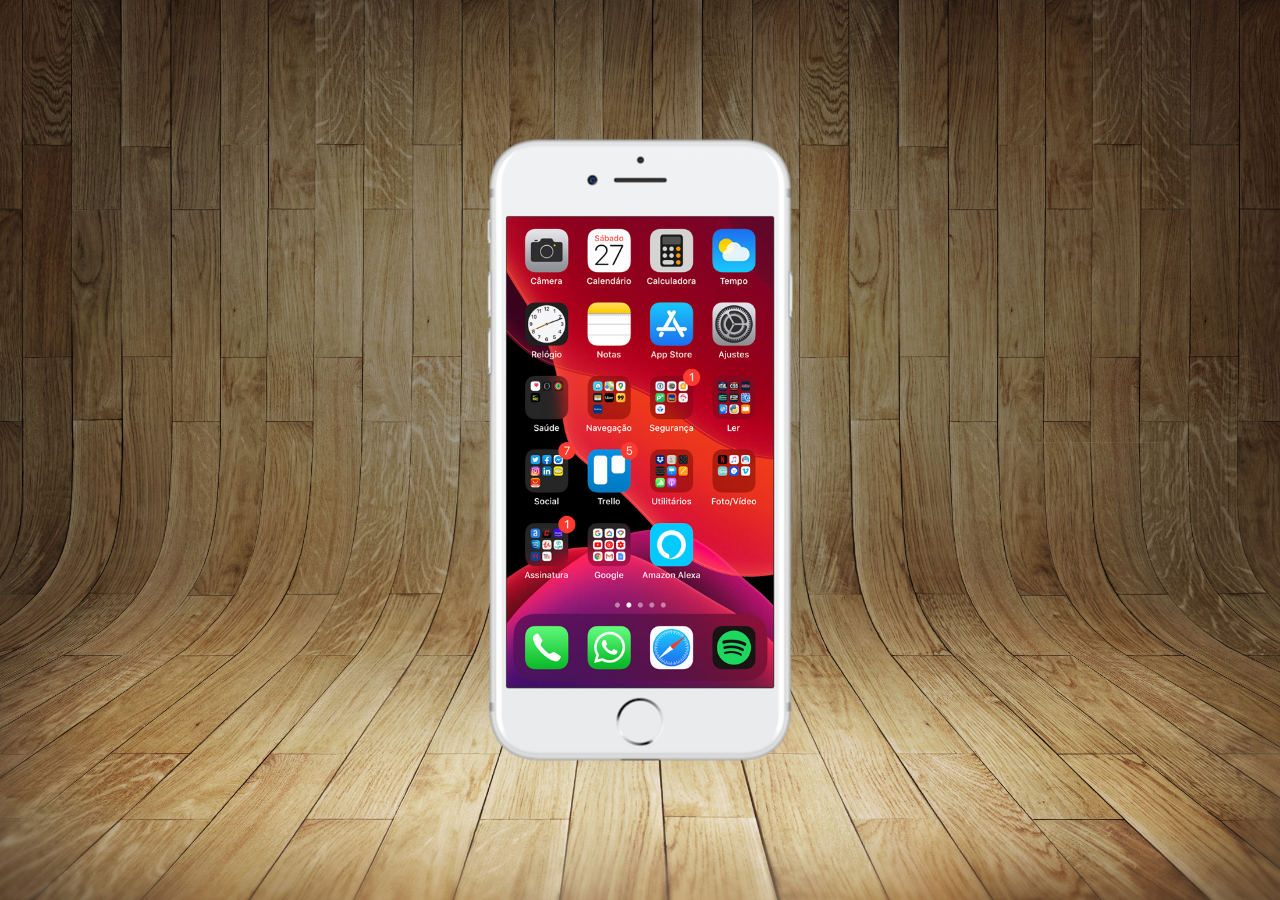
<file: index.html>
<!DOCTYPE html>
<html lang="pt-BR">
<head>
    <meta charset="UTF-8">
    <meta http-equiv="X-UA-Compatible" content="IE=edge">
    <meta name="viewport" content="width=device-width, initial-scale=1.0">
    <link rel="shortcut icon" href="pacote-d013/favicon.ico" type="image/x-icon">
    <link rel="stylesheet" href="estilos/style.css">
    <title>Projeto Redes Sociais</title>
</head>
<body>
    <main>
        <section id="telefone">
            <iframe src="home.html" frameborder="0" name="tela" id="tela"></iframe>
        </section>
        <section id="redes-sociais">

        </section>
    </main>
</body>
</html>
</file>
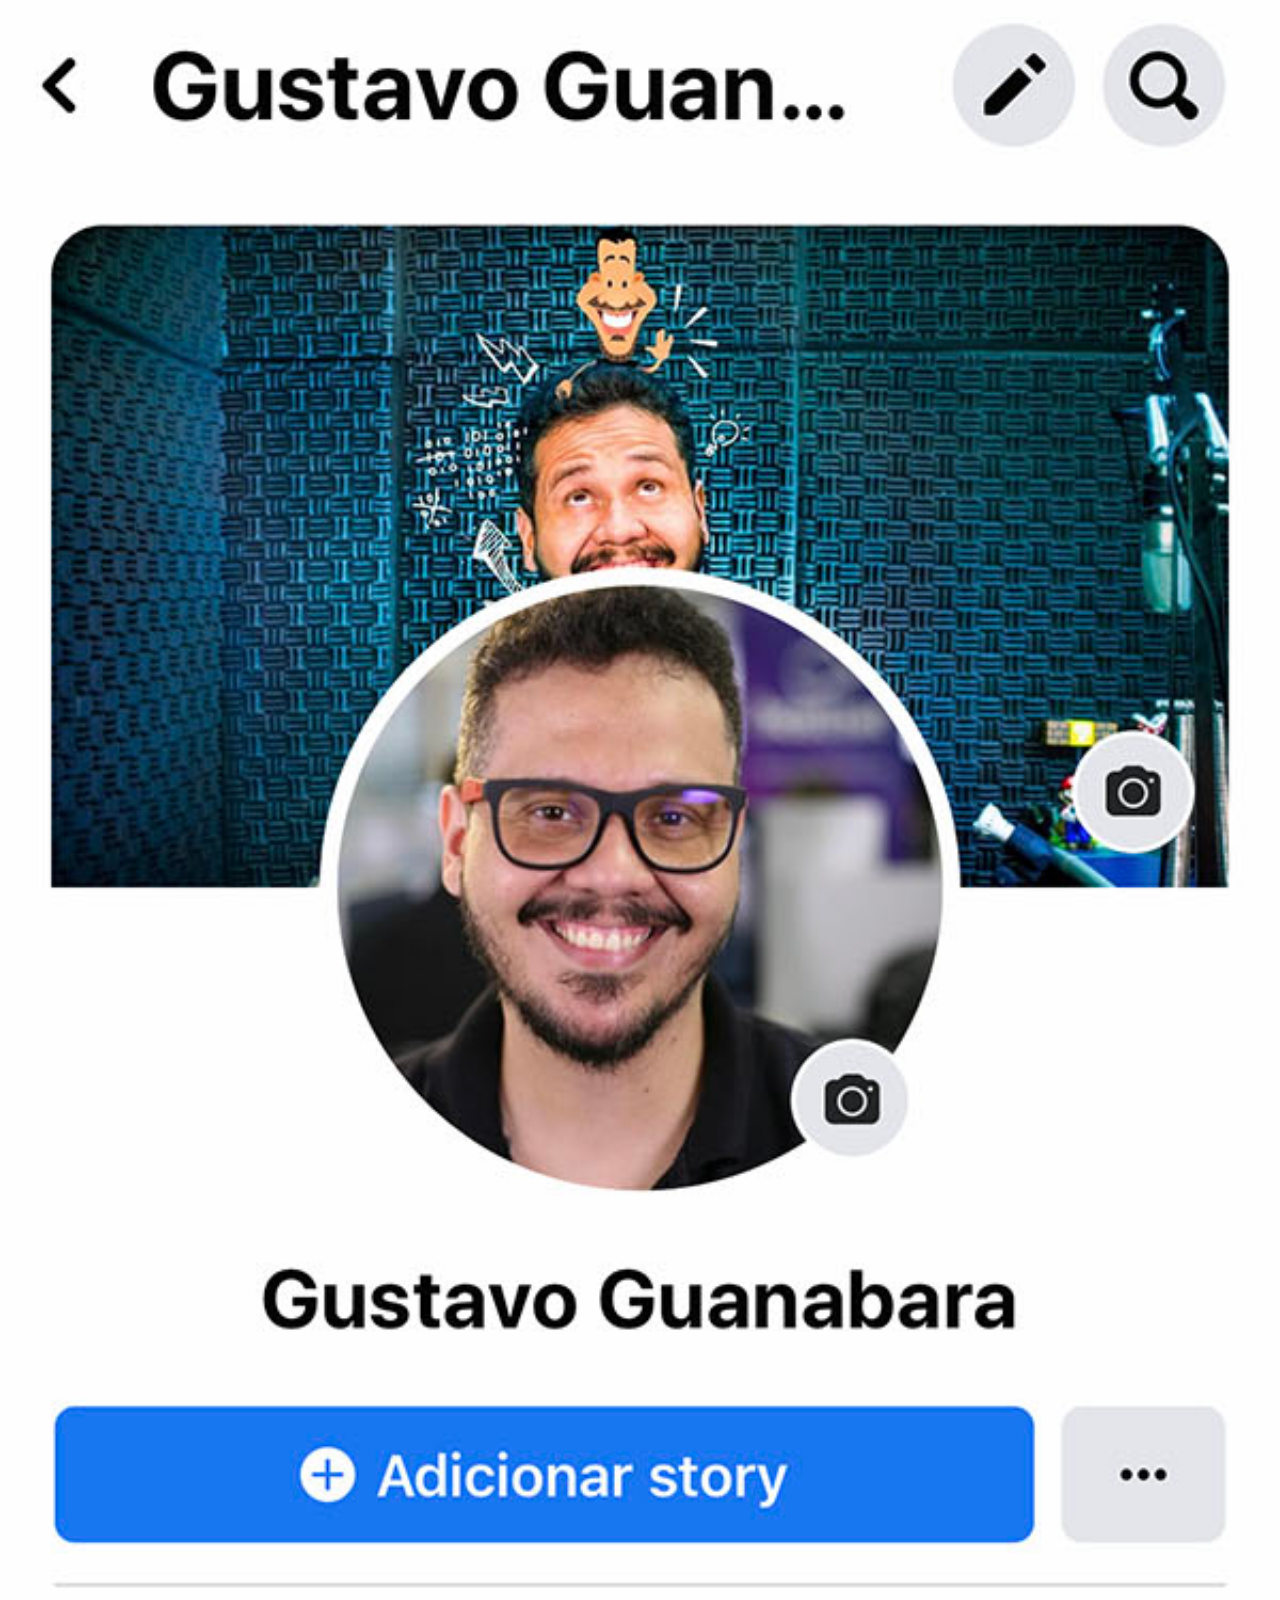
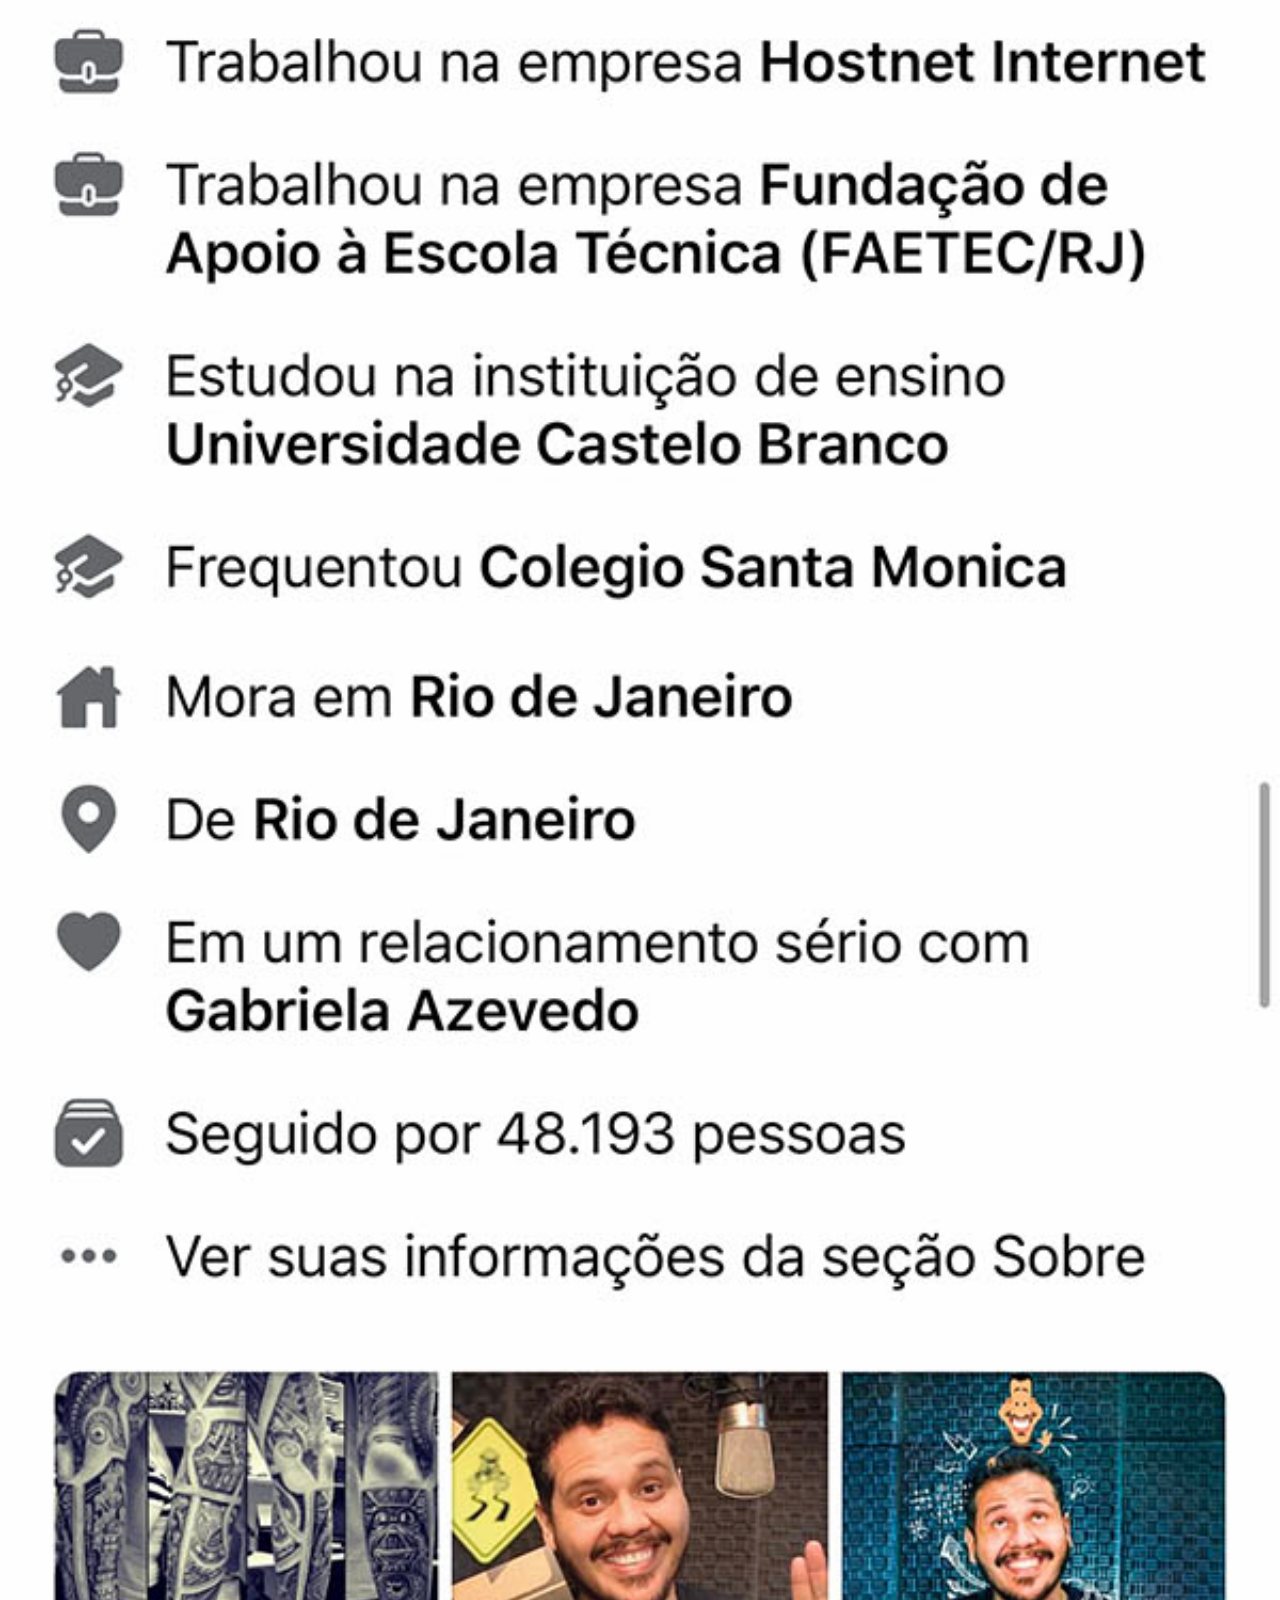
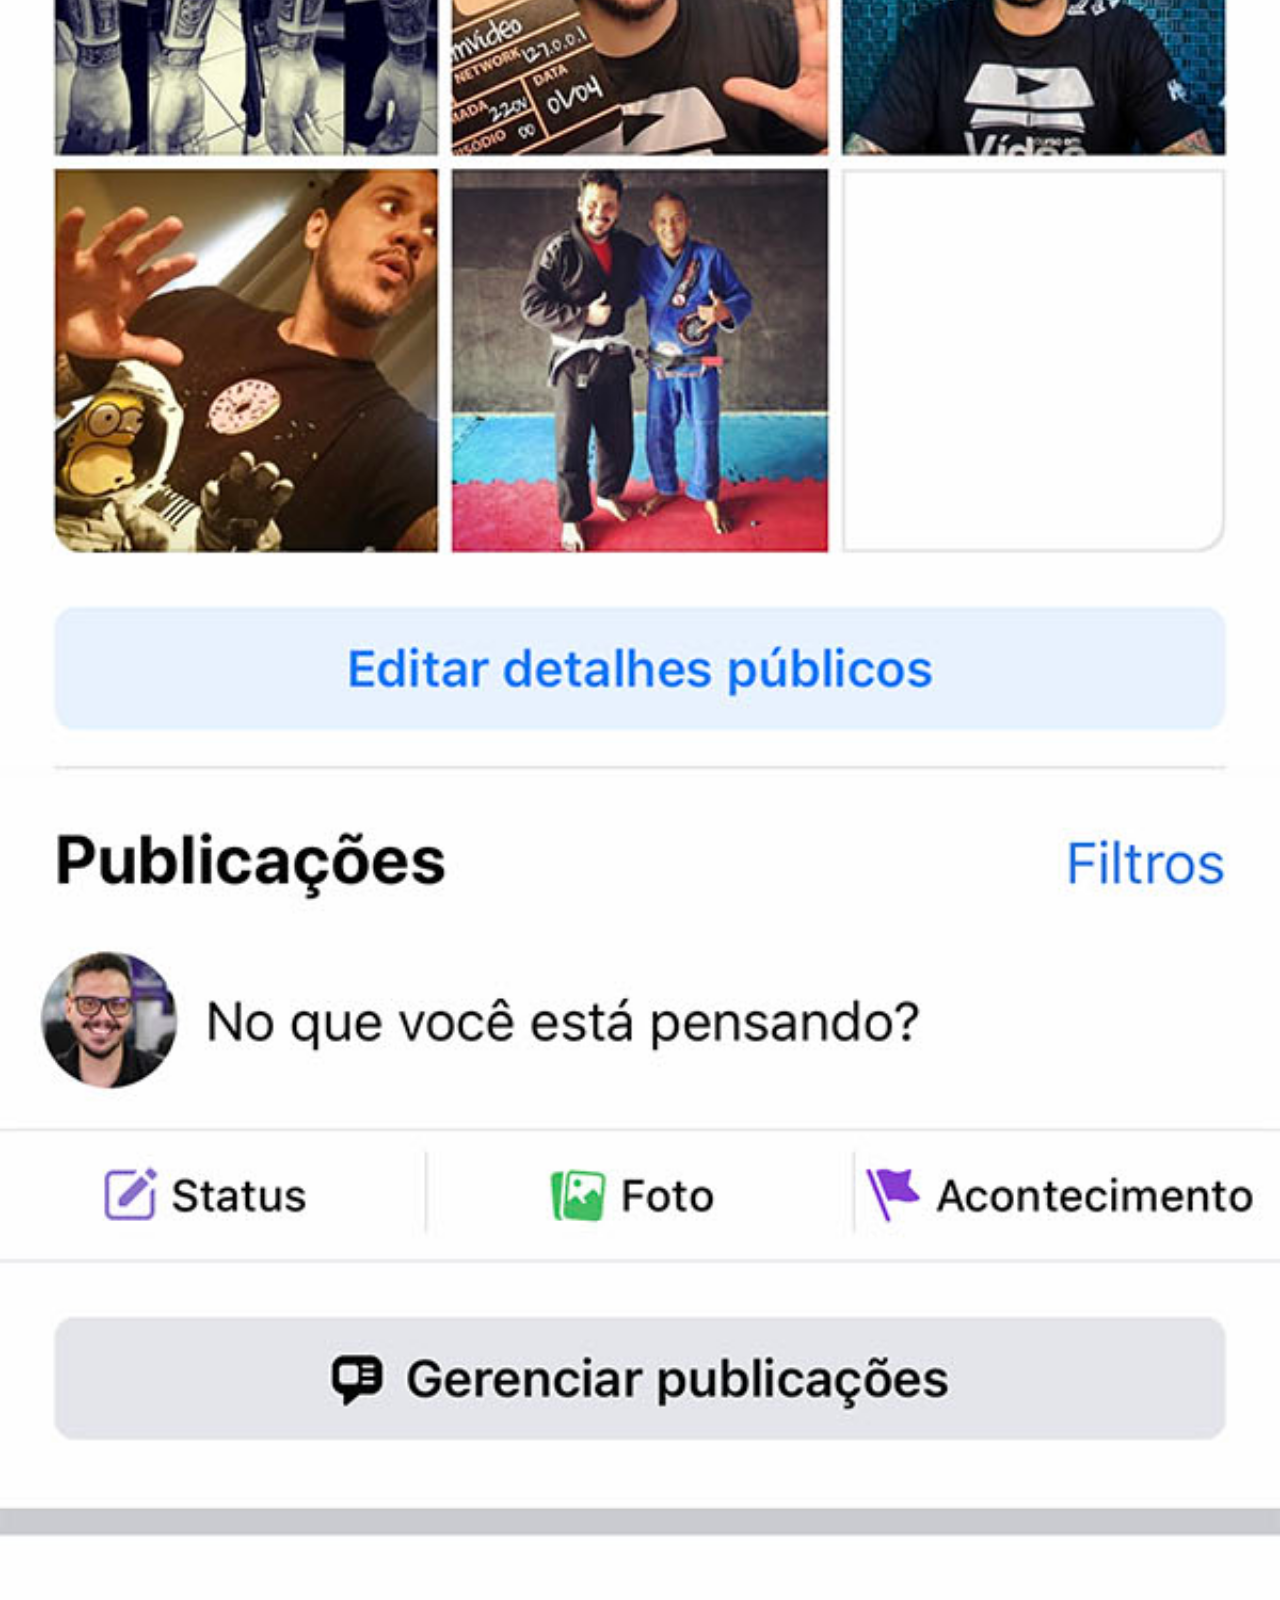
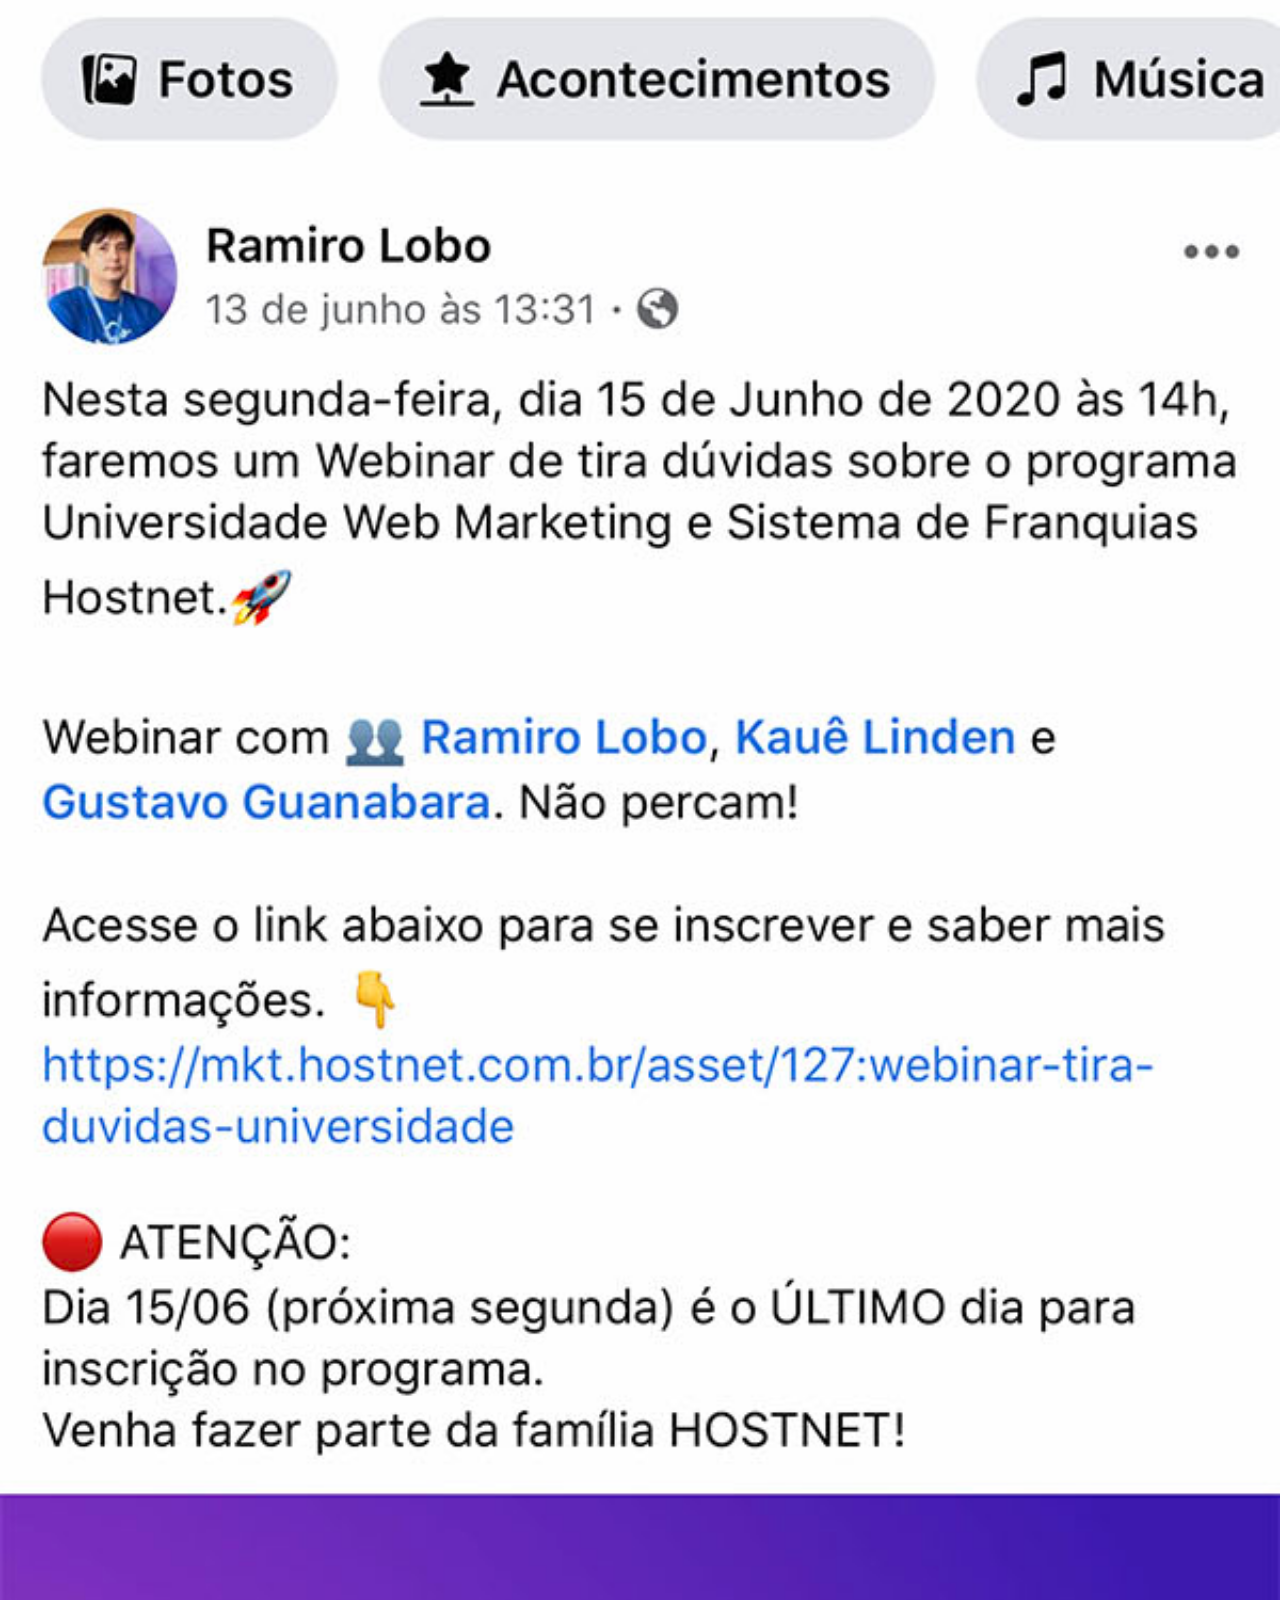
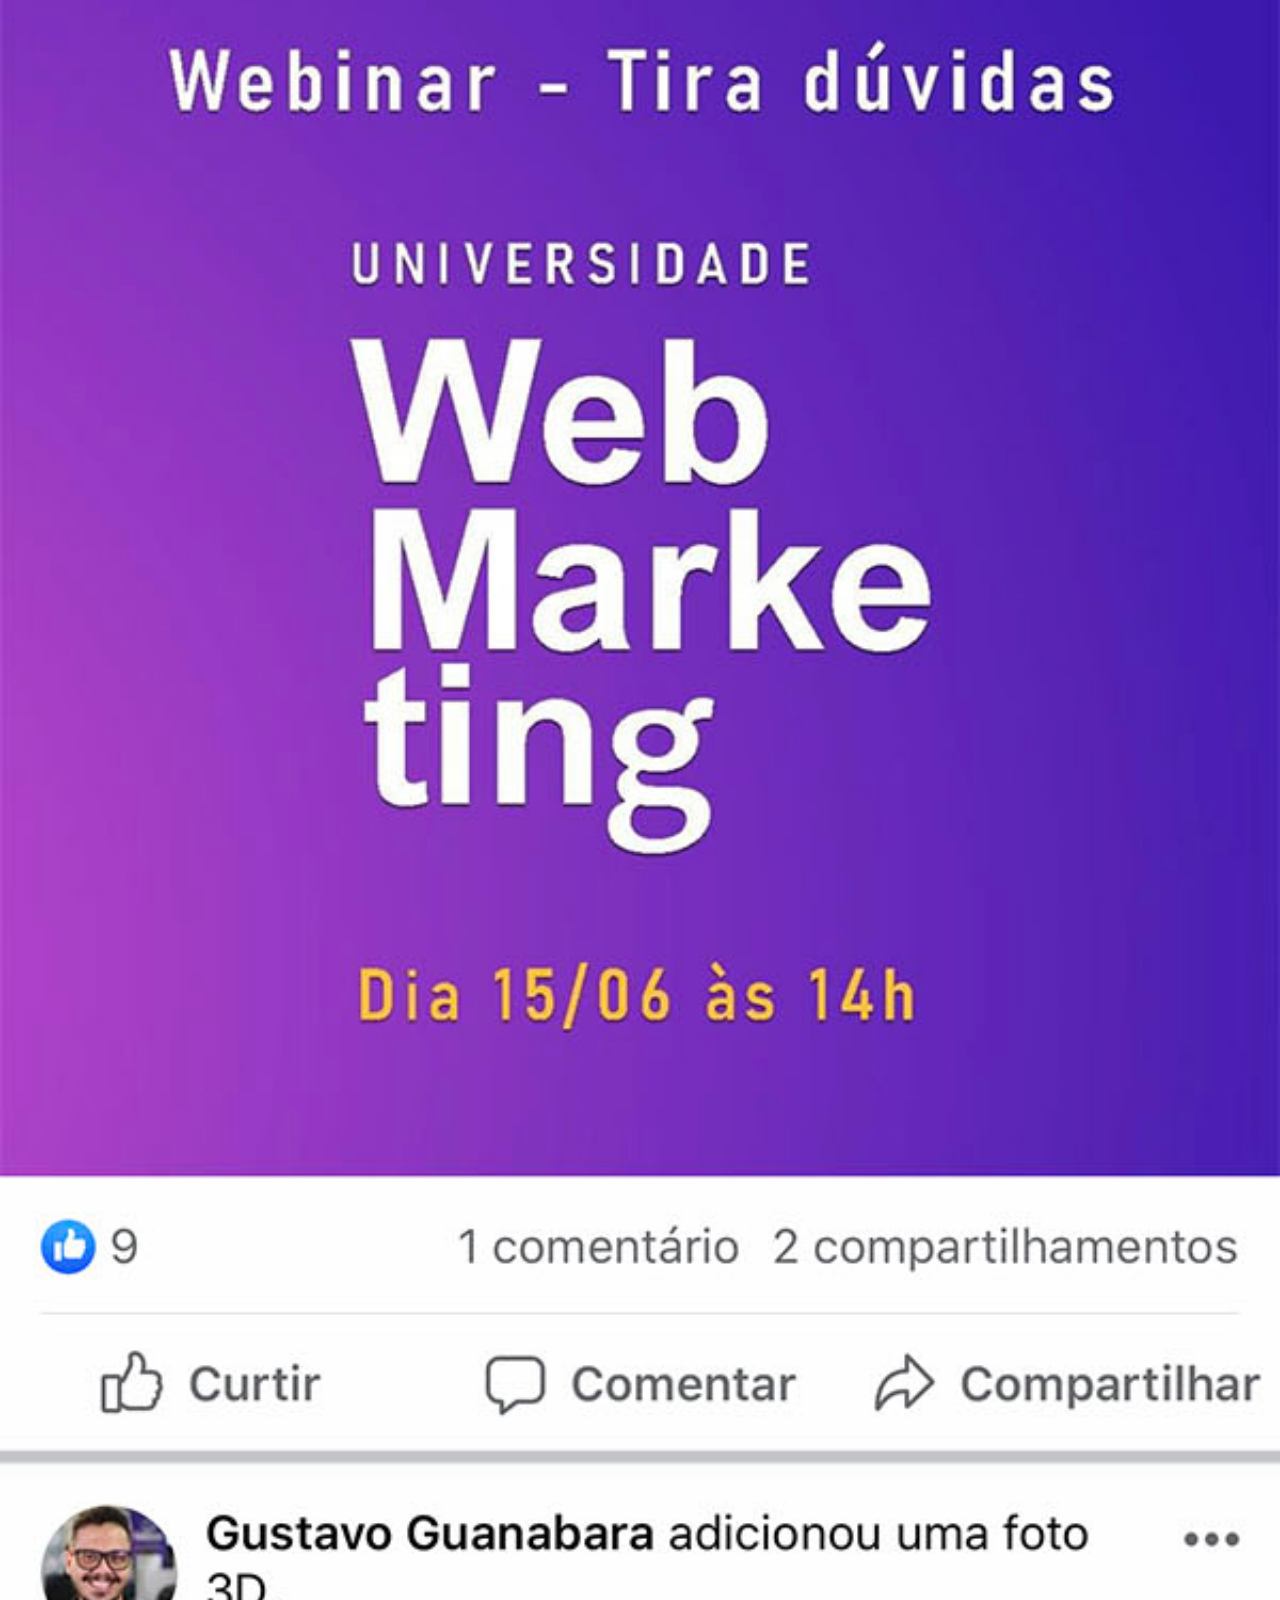
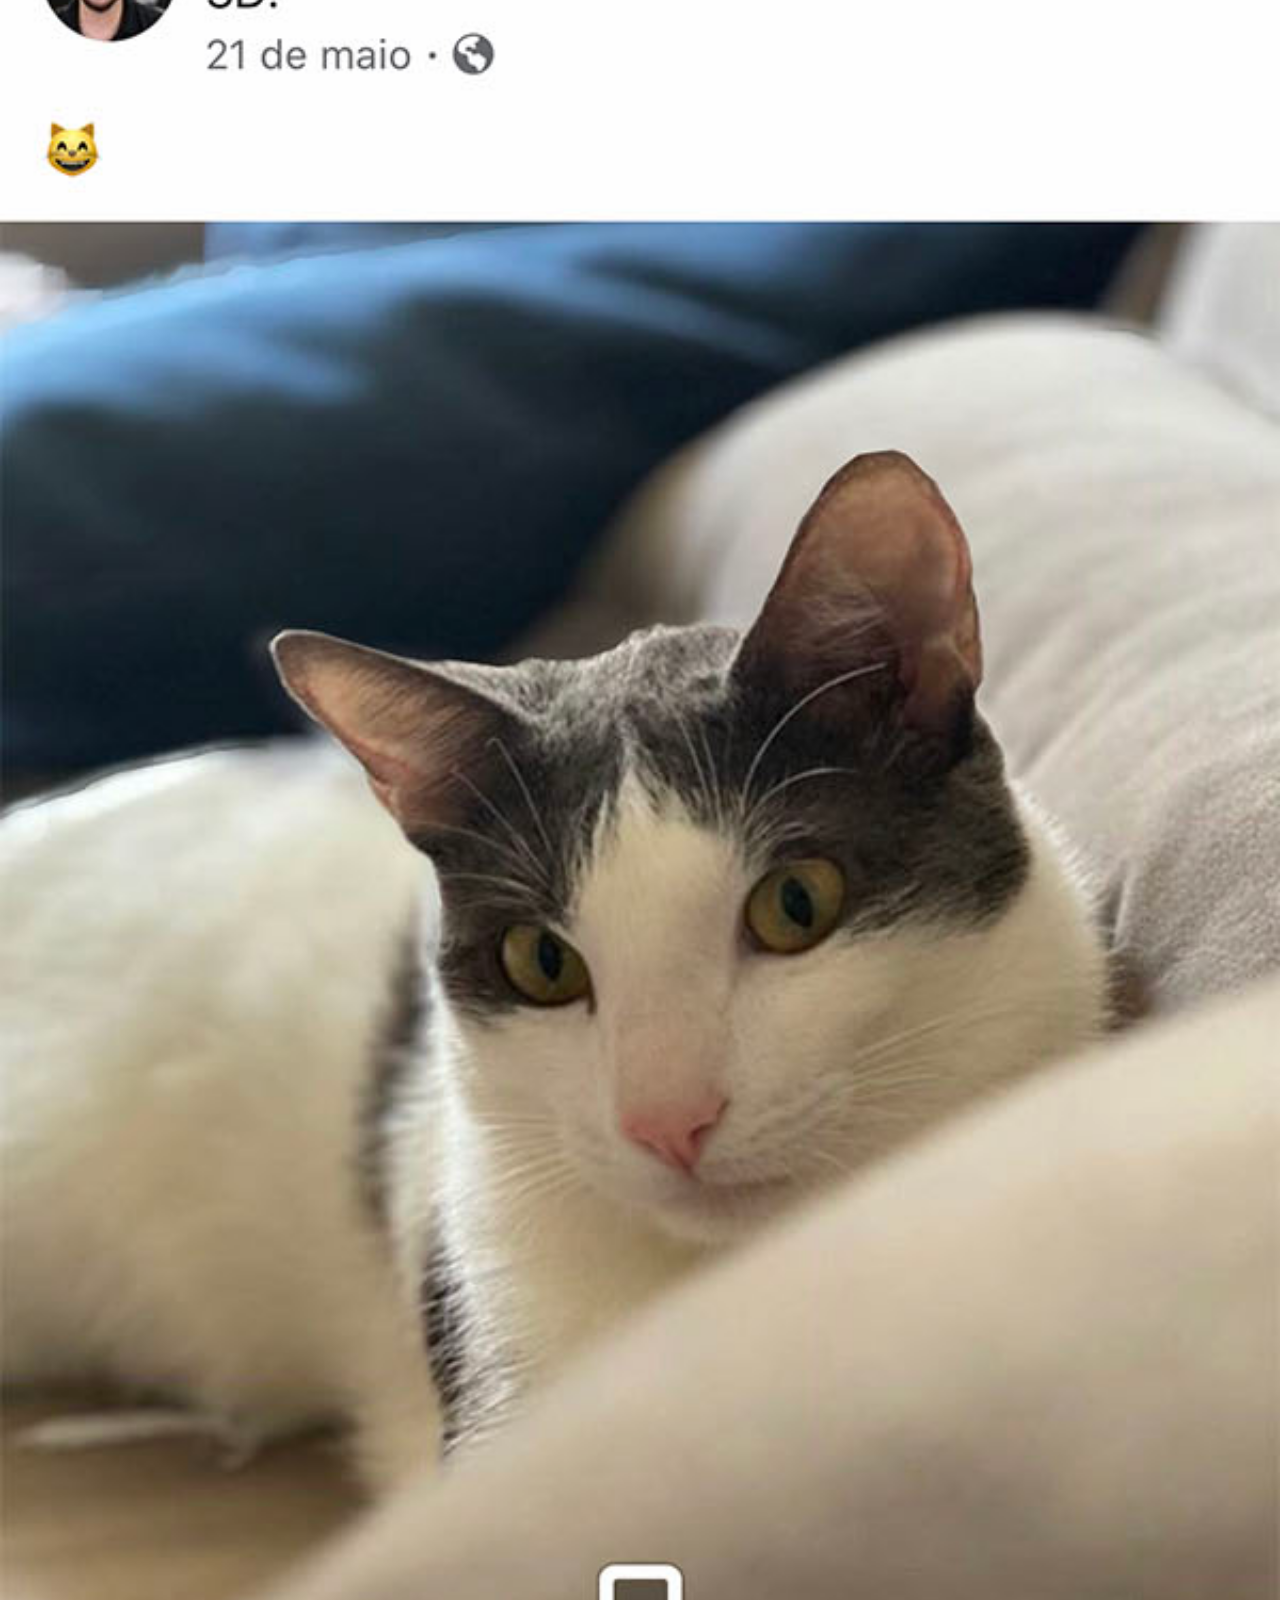
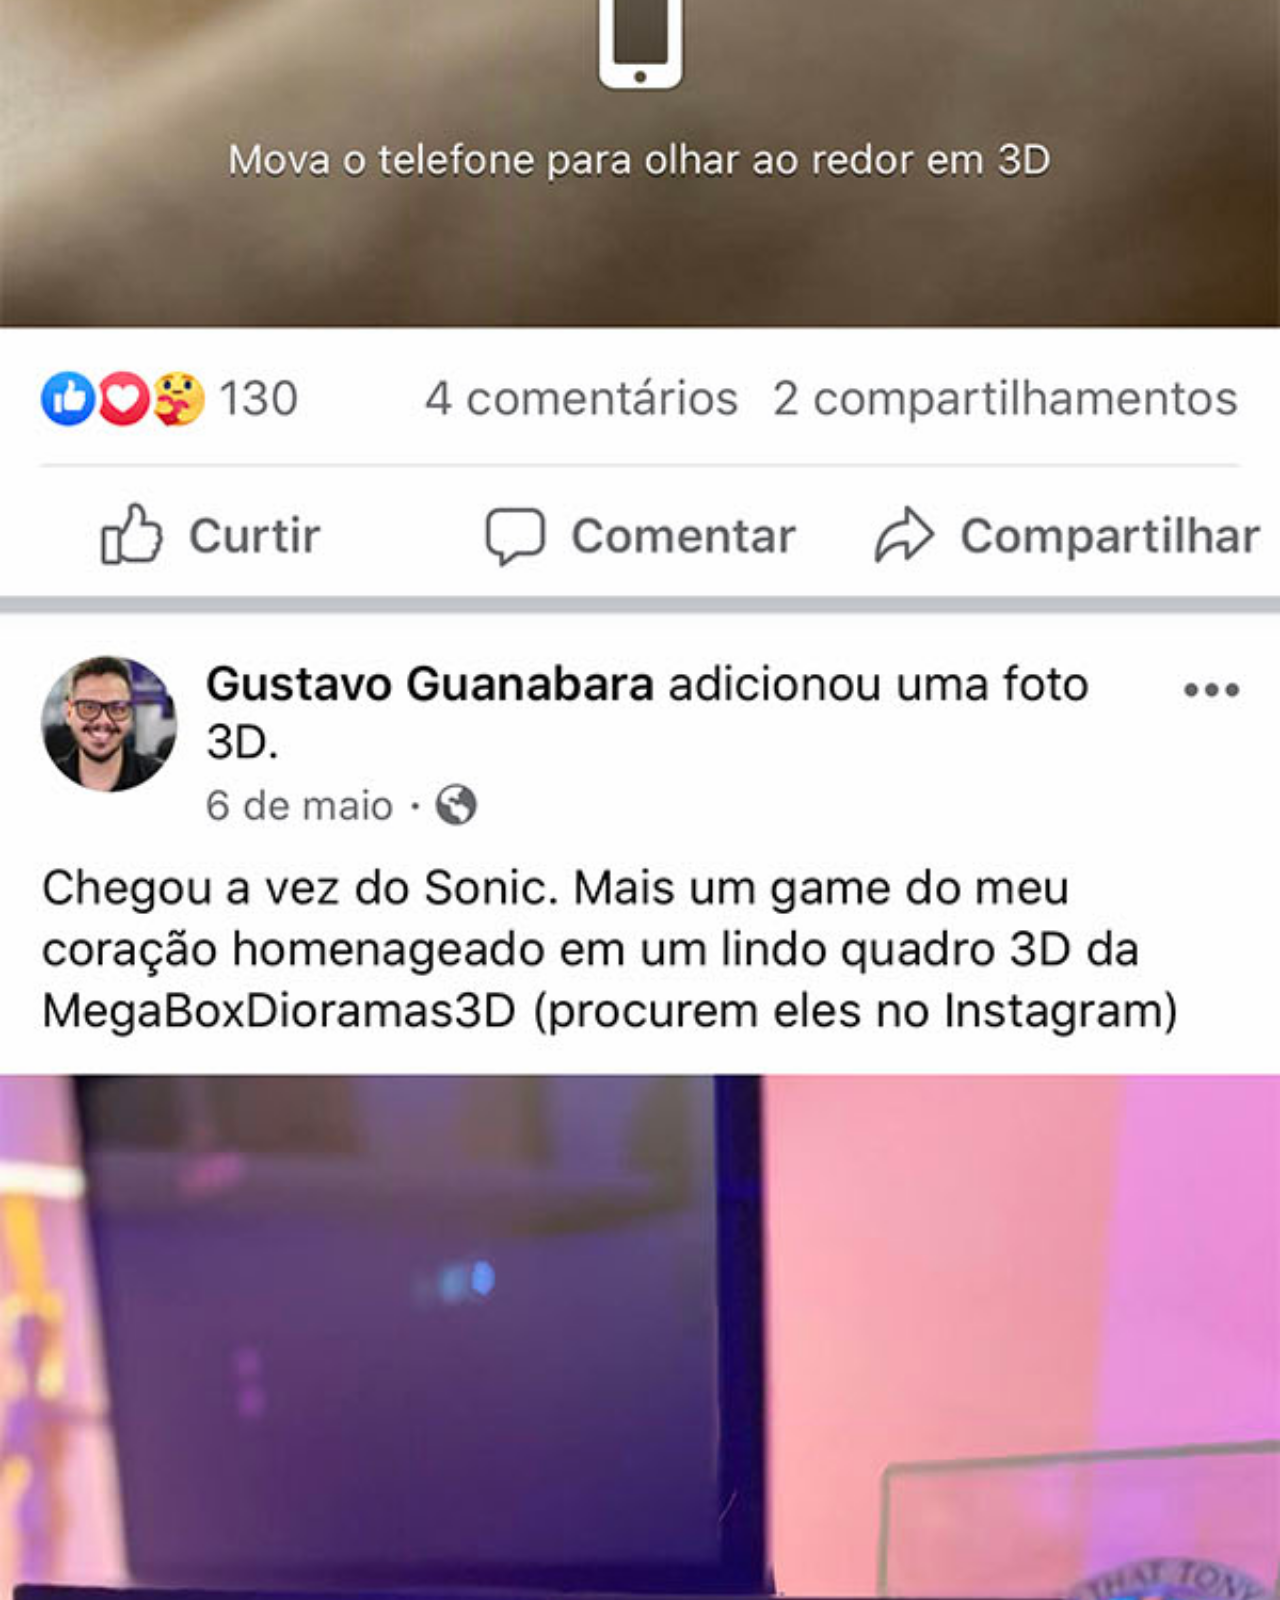
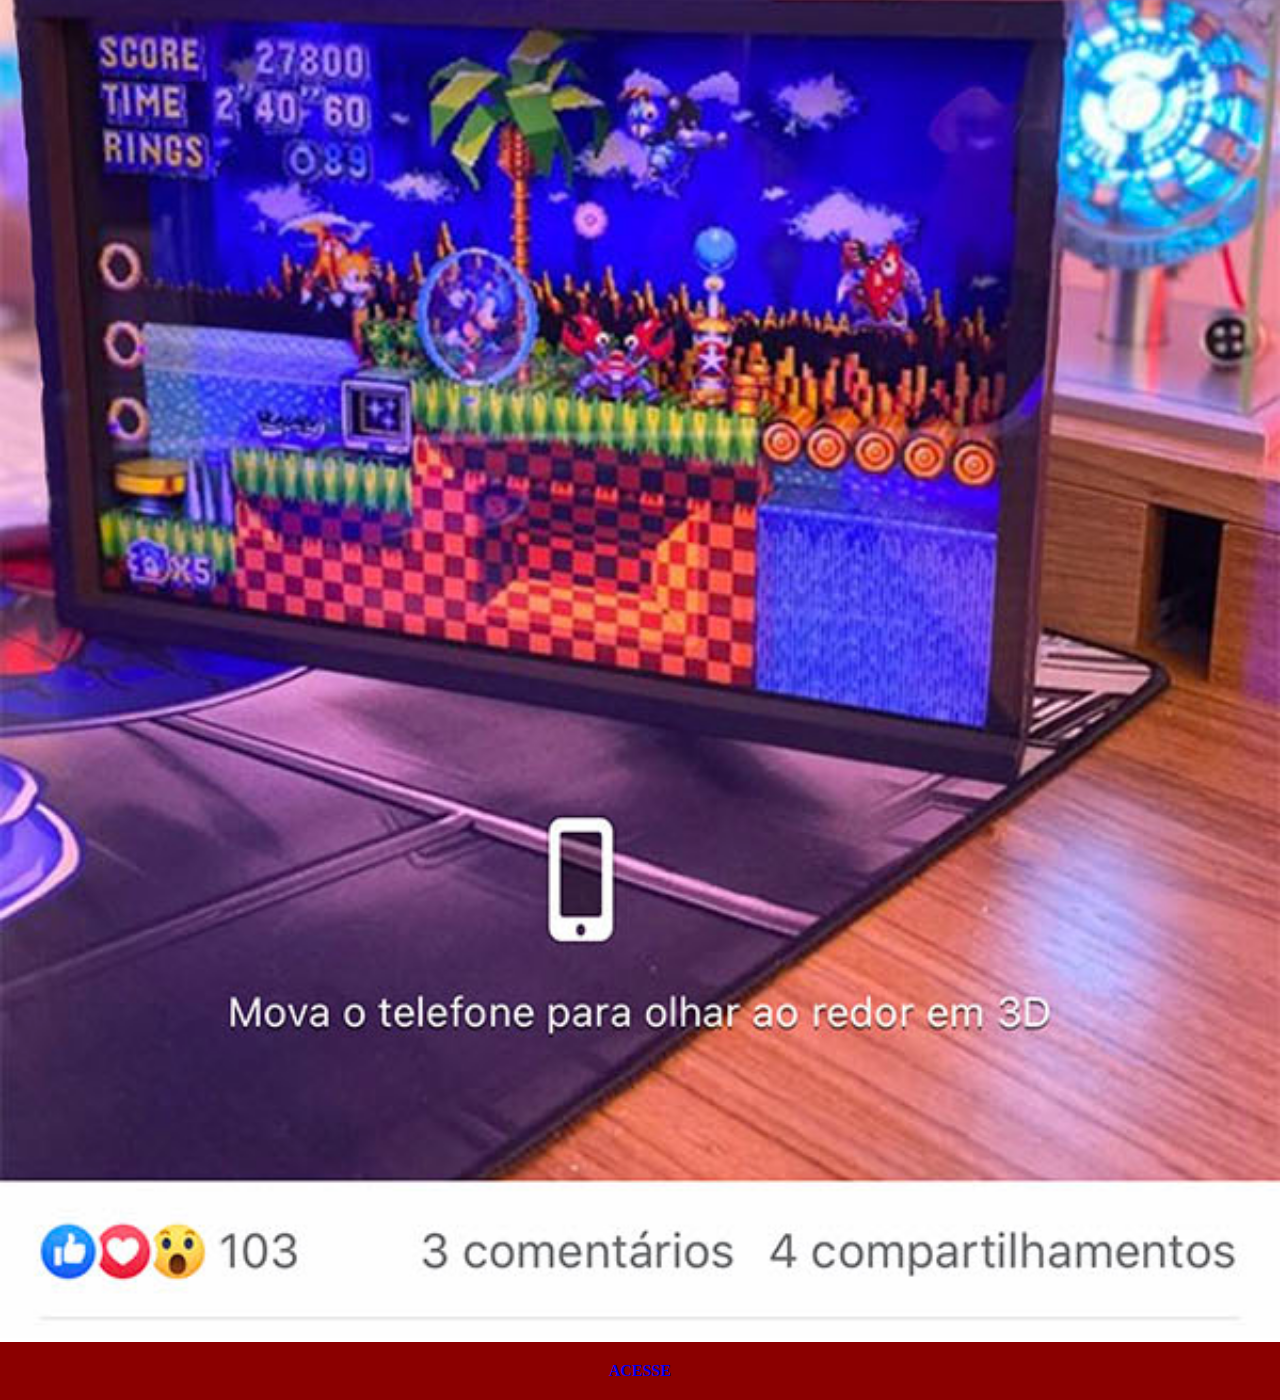
<file: facebook.html>
<!DOCTYPE html>
<html lang="pt-BR">
<head>
    <meta charset="UTF-8">
    <meta http-equiv="X-UA-Compatible" content="IE=edge">
    <meta name="viewport" content="width=device-width, initial-scale=1.0">
    <link rel="stylesheet" href="estilos/social.css">
    <title>GitHub</title>
</head>
<body>
    <img src="pacote-d013/imagens/tela-facebook.jpg" alt="">
    <a href="https://instagram.com/margarid0_/" target="_blank">ACESSE</a>
    
</body>
</html>
</file>
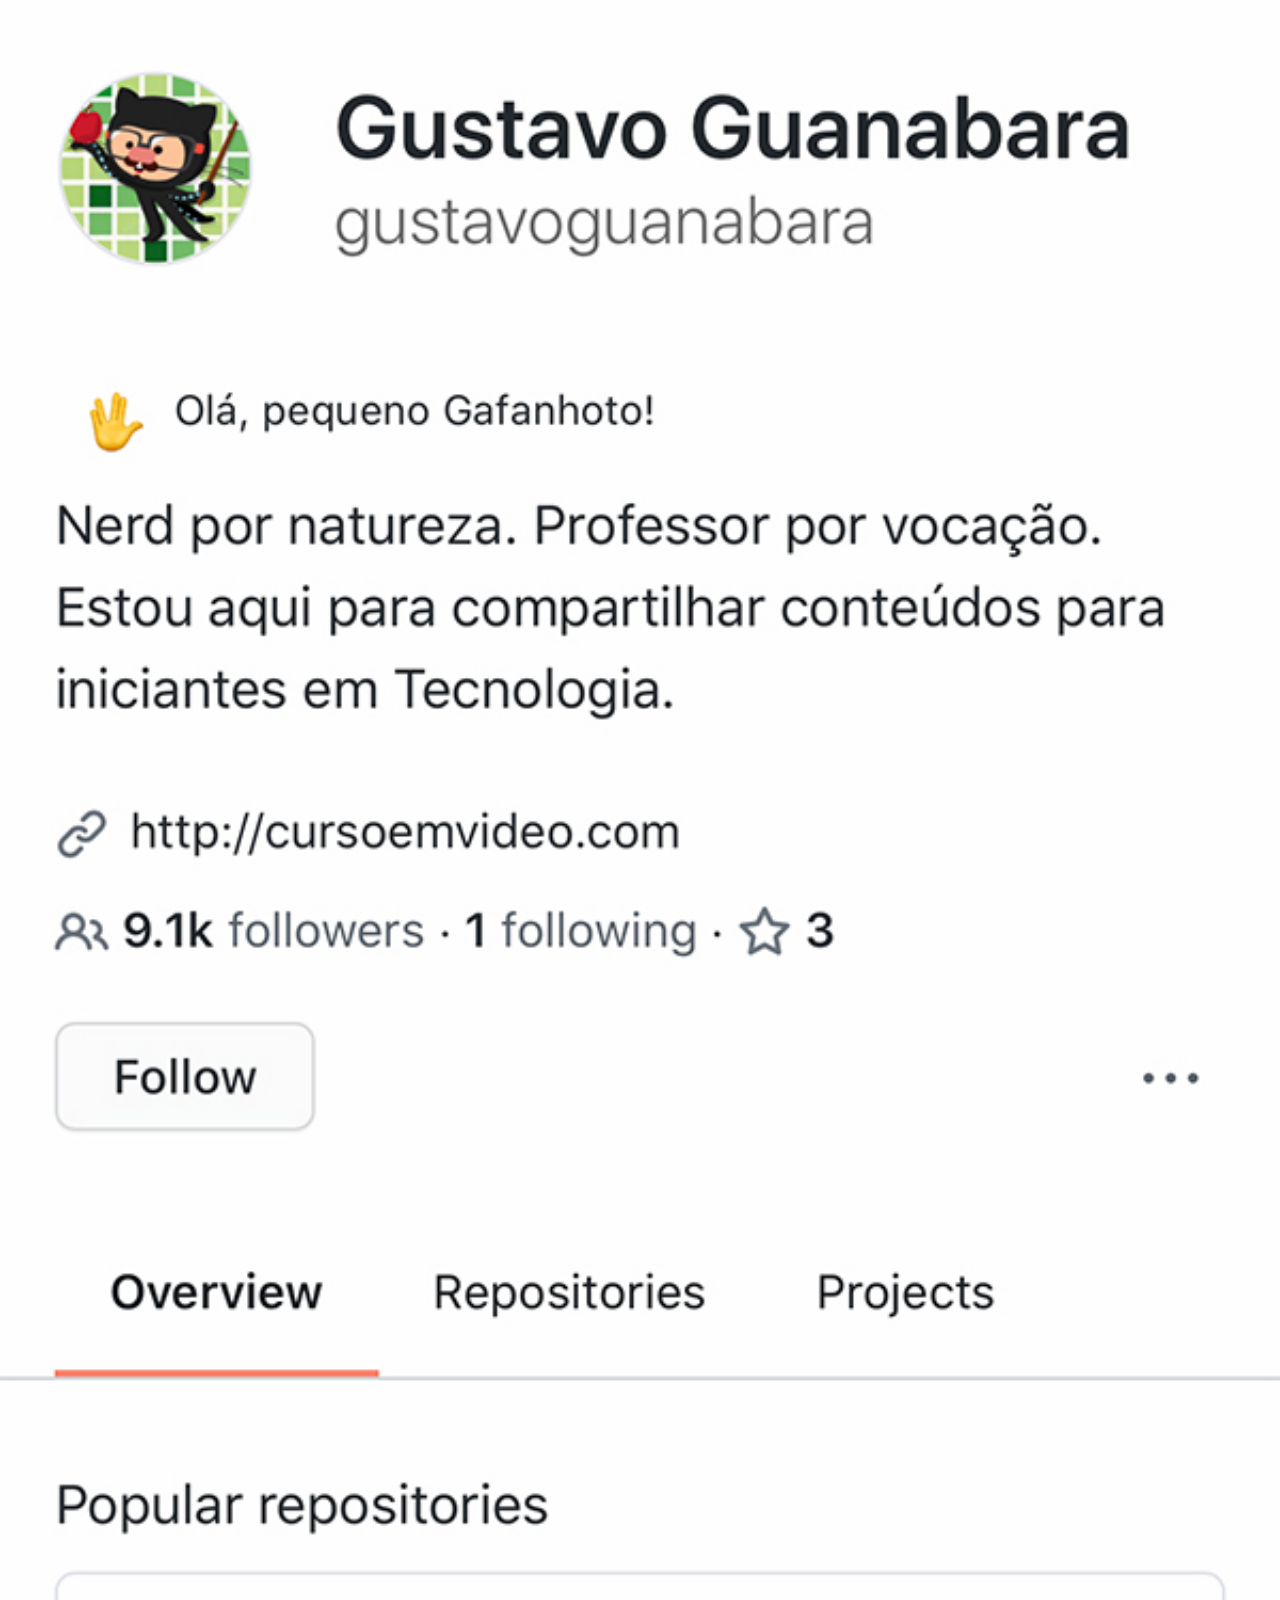
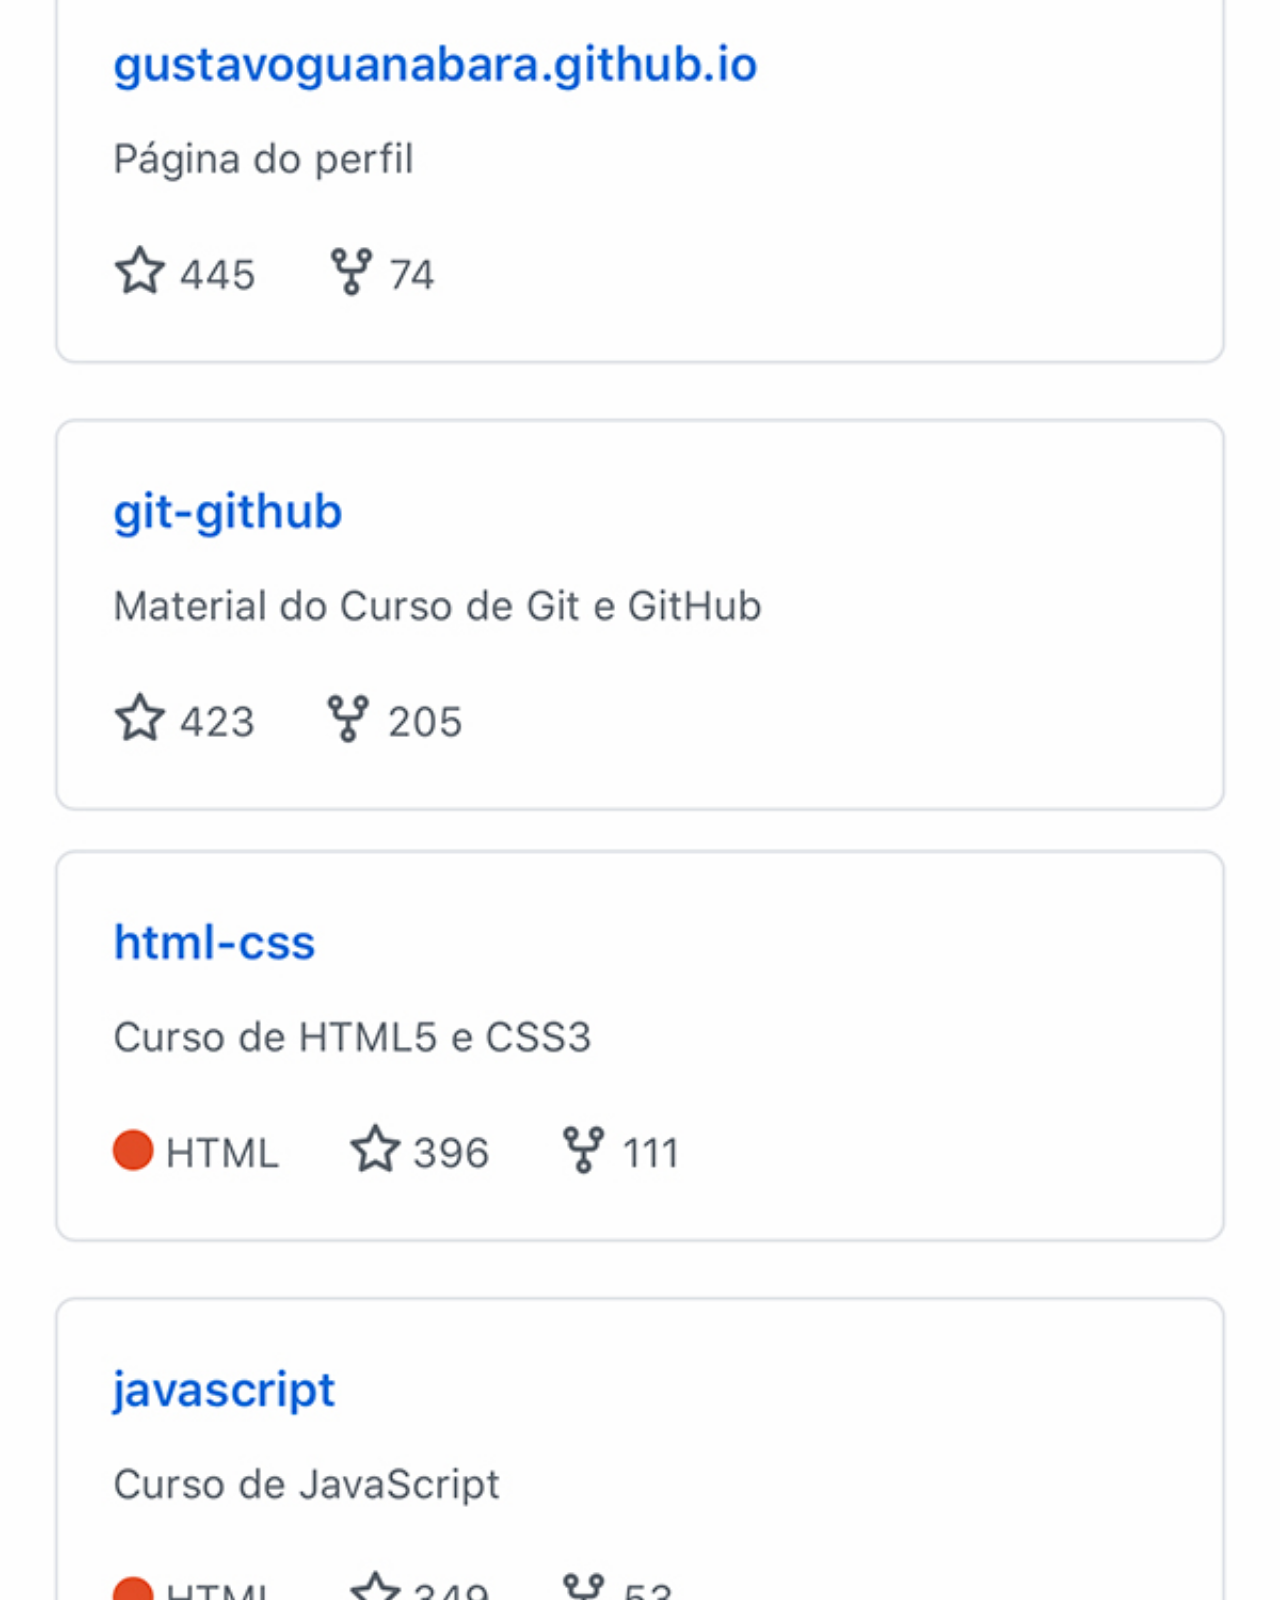
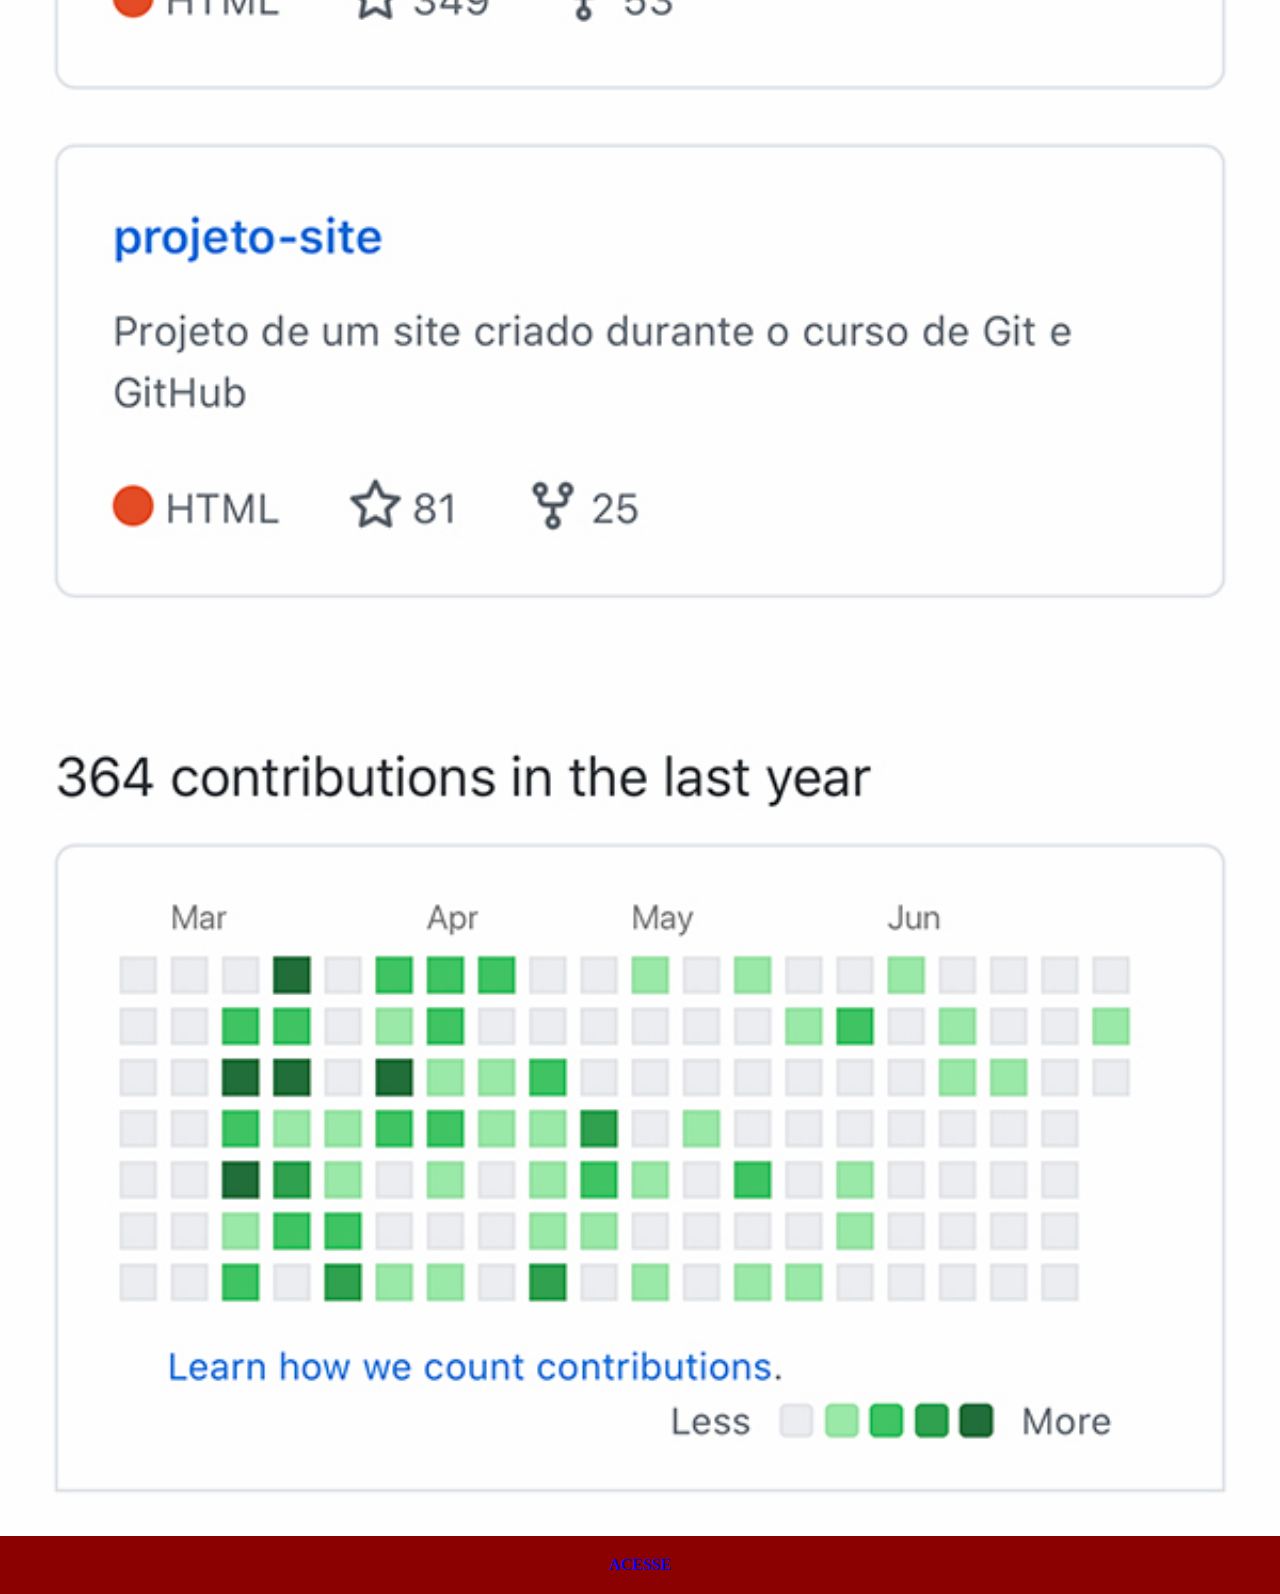
<file: github.html>
<!DOCTYPE html>
<html lang="pt-BR">
<head>
    <meta charset="UTF-8">
    <meta http-equiv="X-UA-Compatible" content="IE=edge">
    <meta name="viewport" content="width=device-width, initial-scale=1.0">
    <link rel="stylesheet" href="estilos/social.css">
    <title>GitHub</title>
</head>
<body>
    <img src="pacote-d013/imagens/tela-github.jpg" alt="">
    <a href="https://github.com/gustavoguanabara/" target="_blank">ACESSE</a>
    
</body>
</html>
</file>
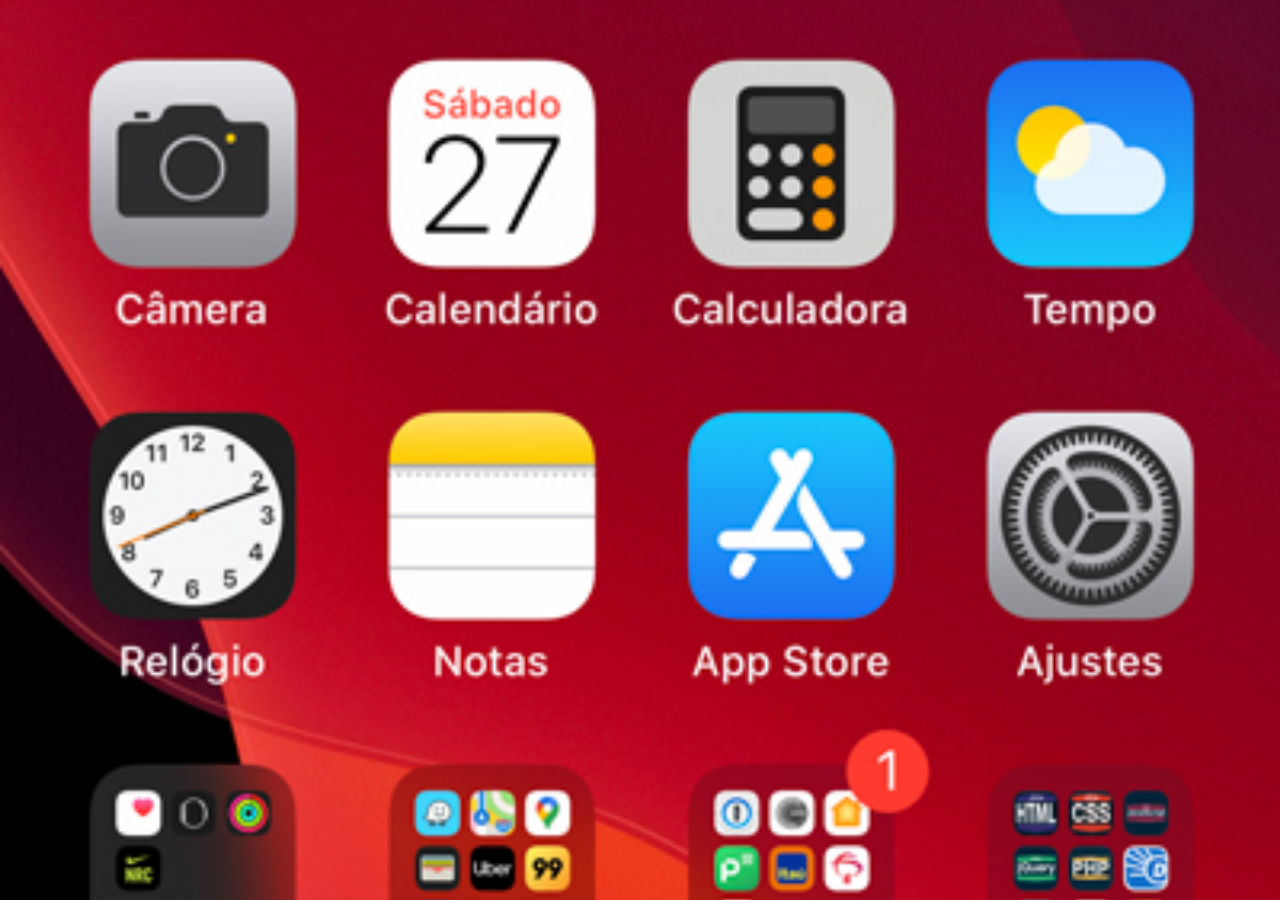
<file: home.html>
<!DOCTYPE html>
<html lang="pt-BR">
<head>
    <meta charset="UTF-8">
    <meta http-equiv="X-UA-Compatible" content="IE=edge">
    <meta name="viewport" content="width=device-width, initial-scale=1.0">
    <title>Home</title>
    <style>
        * {
            margin: 0px;
            padding: 0px;
        }

        body {
            width: 100vw;
            height: 100vh;
            background: black url(pacote-d013/imagens/tela-home.jpg) no-repeat top center;
            background-size: cover;
        }
    </style>
</head>
<body>
    
</body>
</html>
</file>
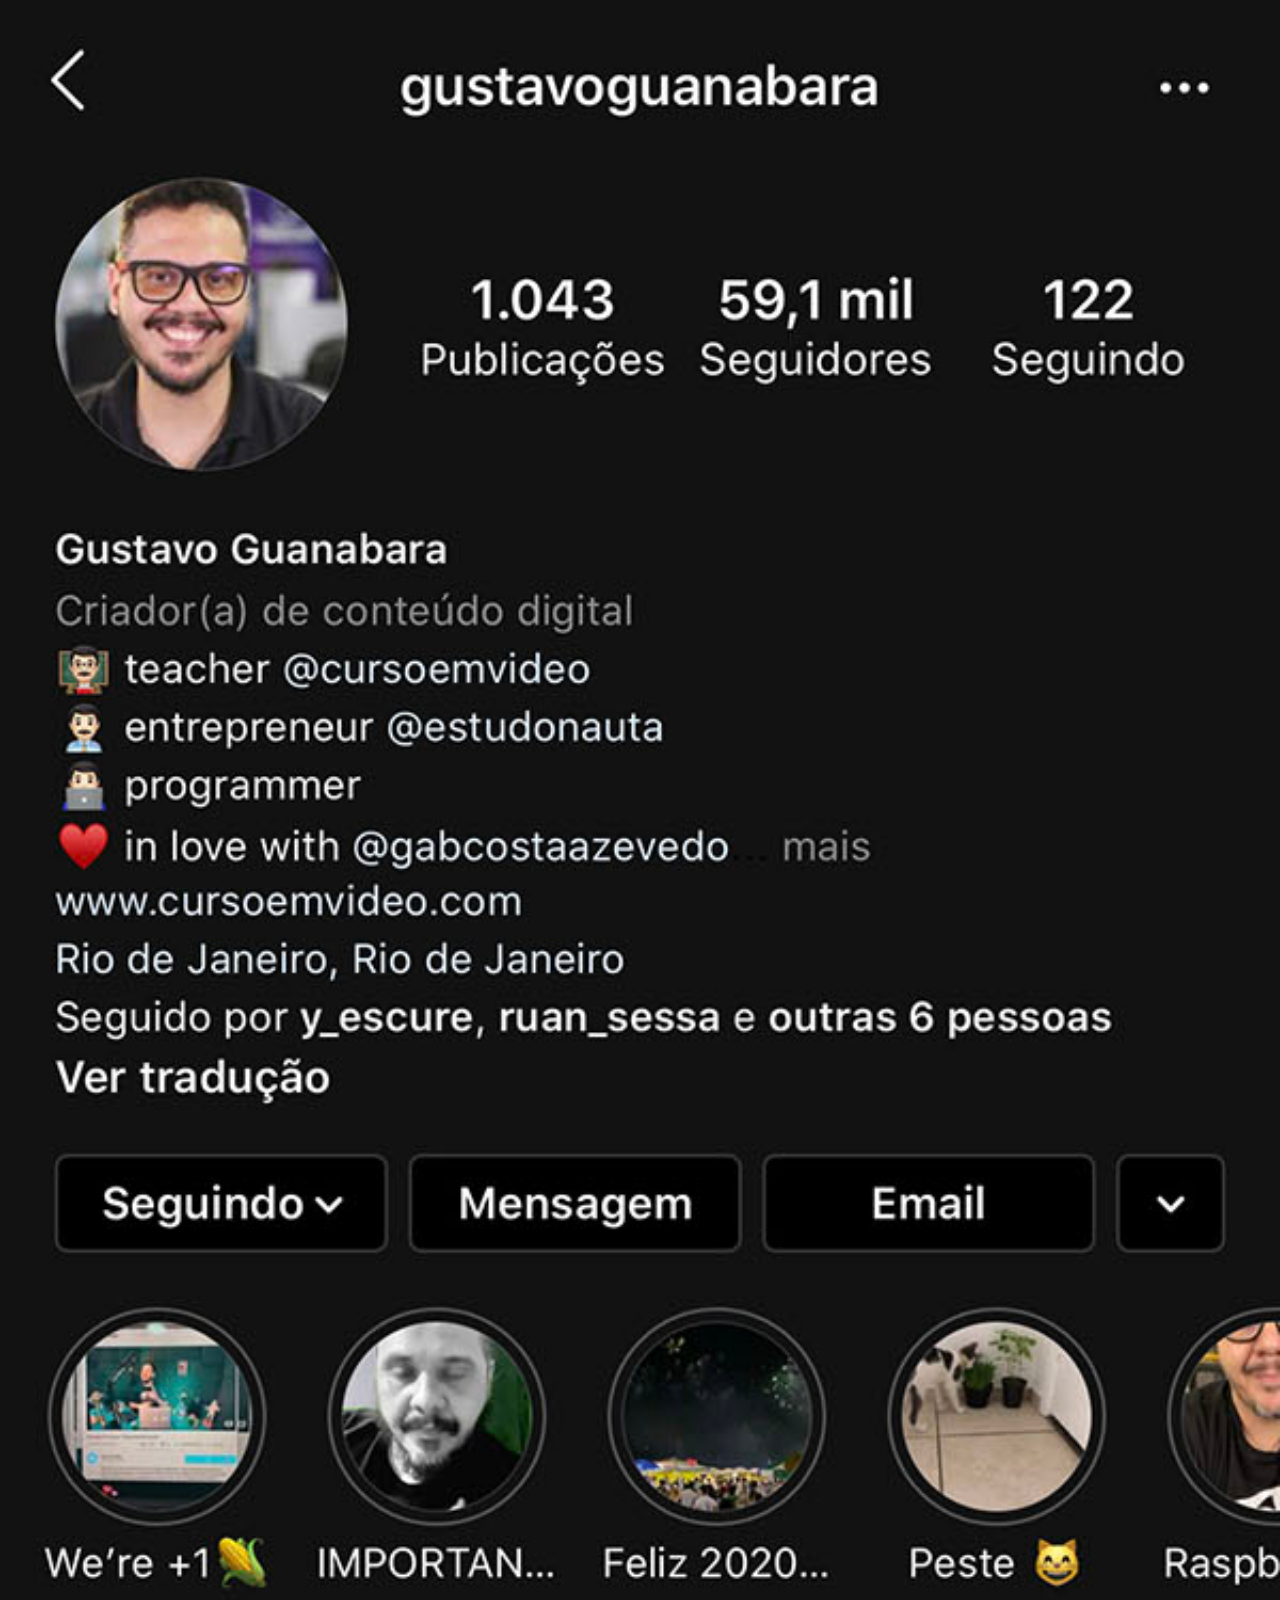
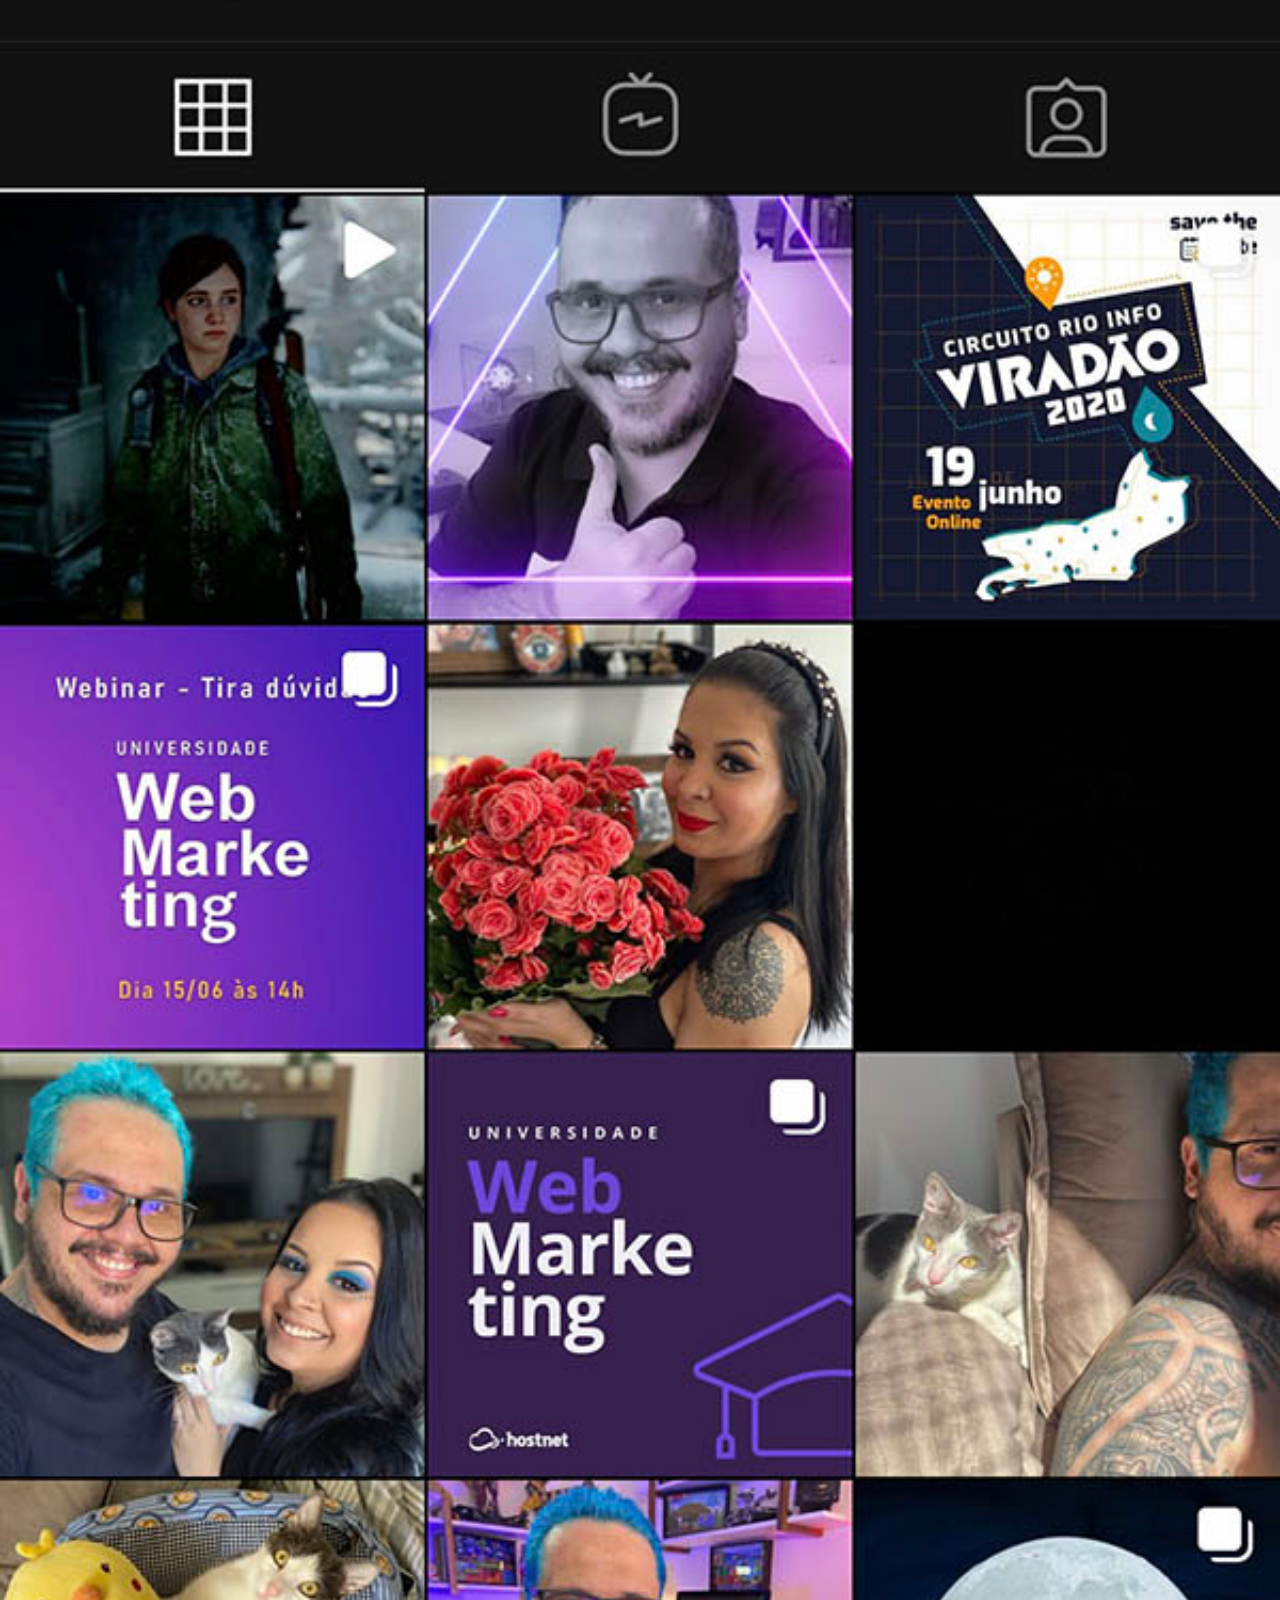
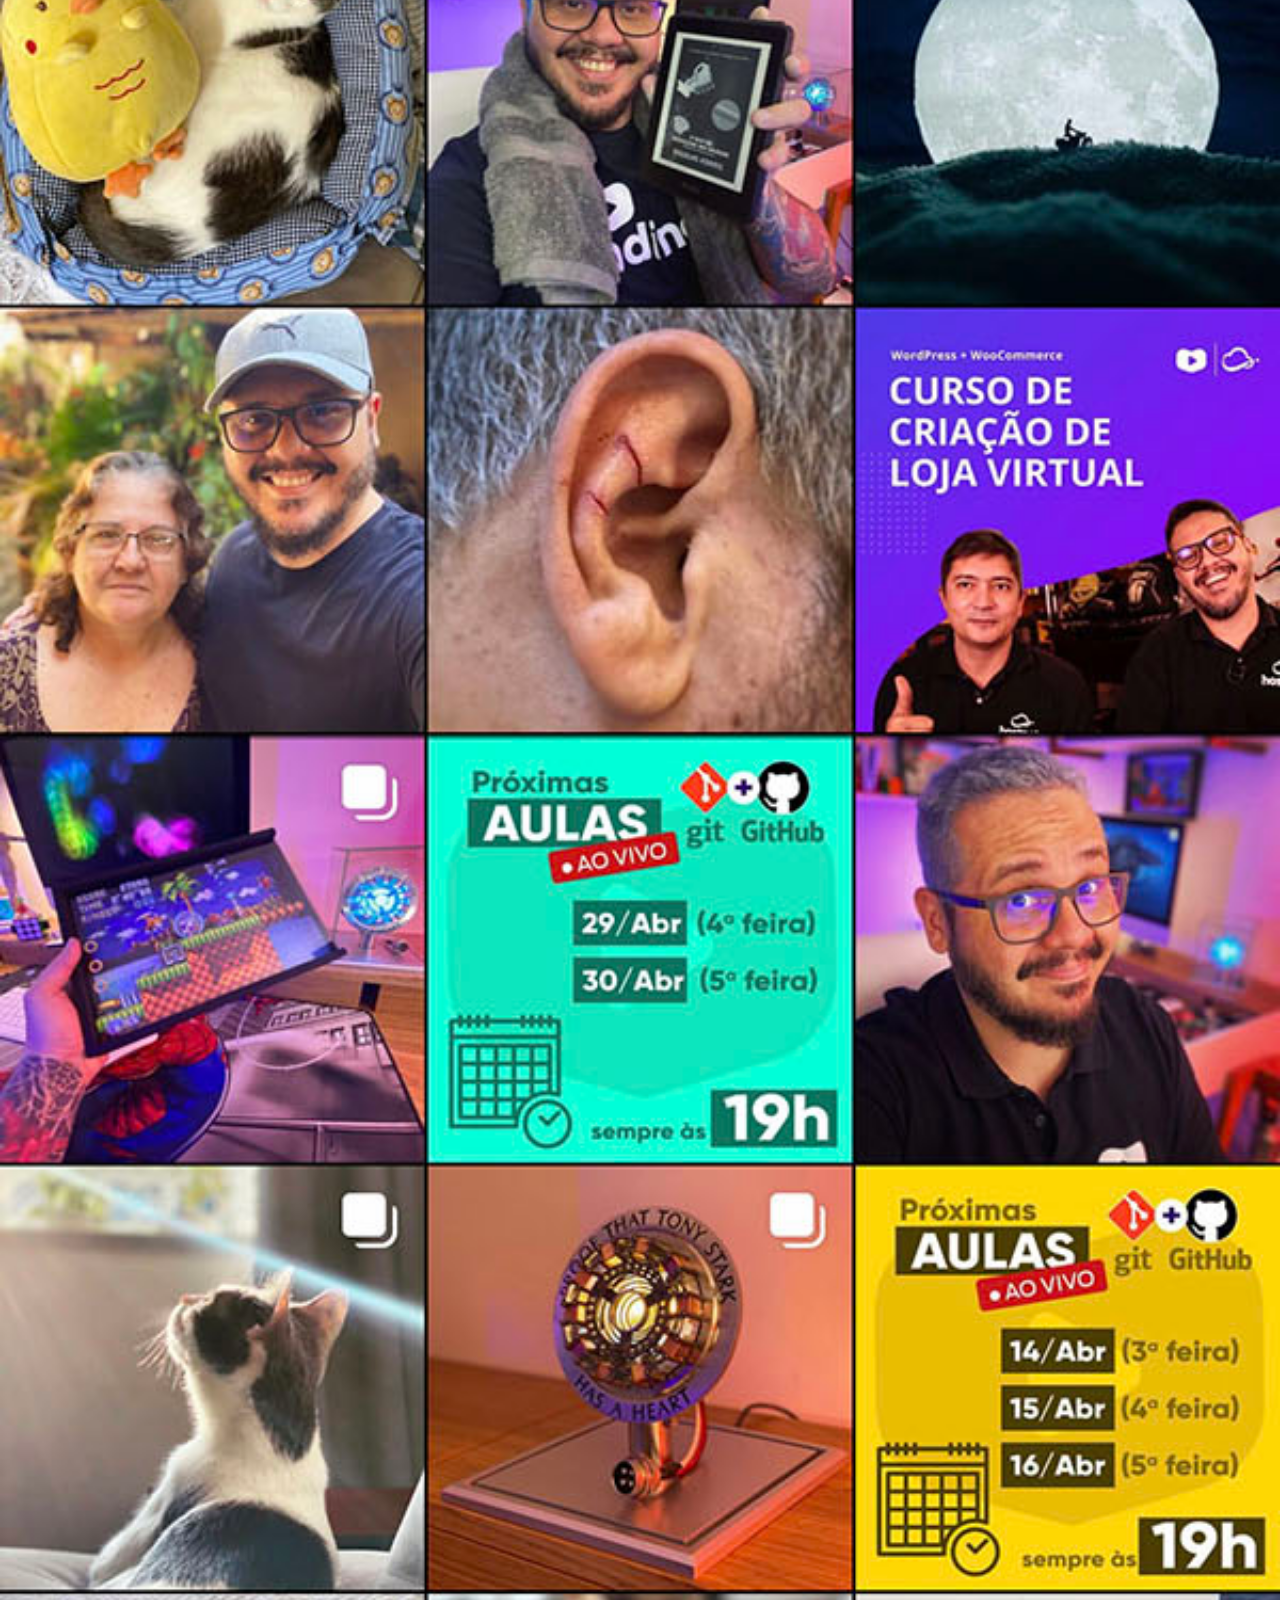
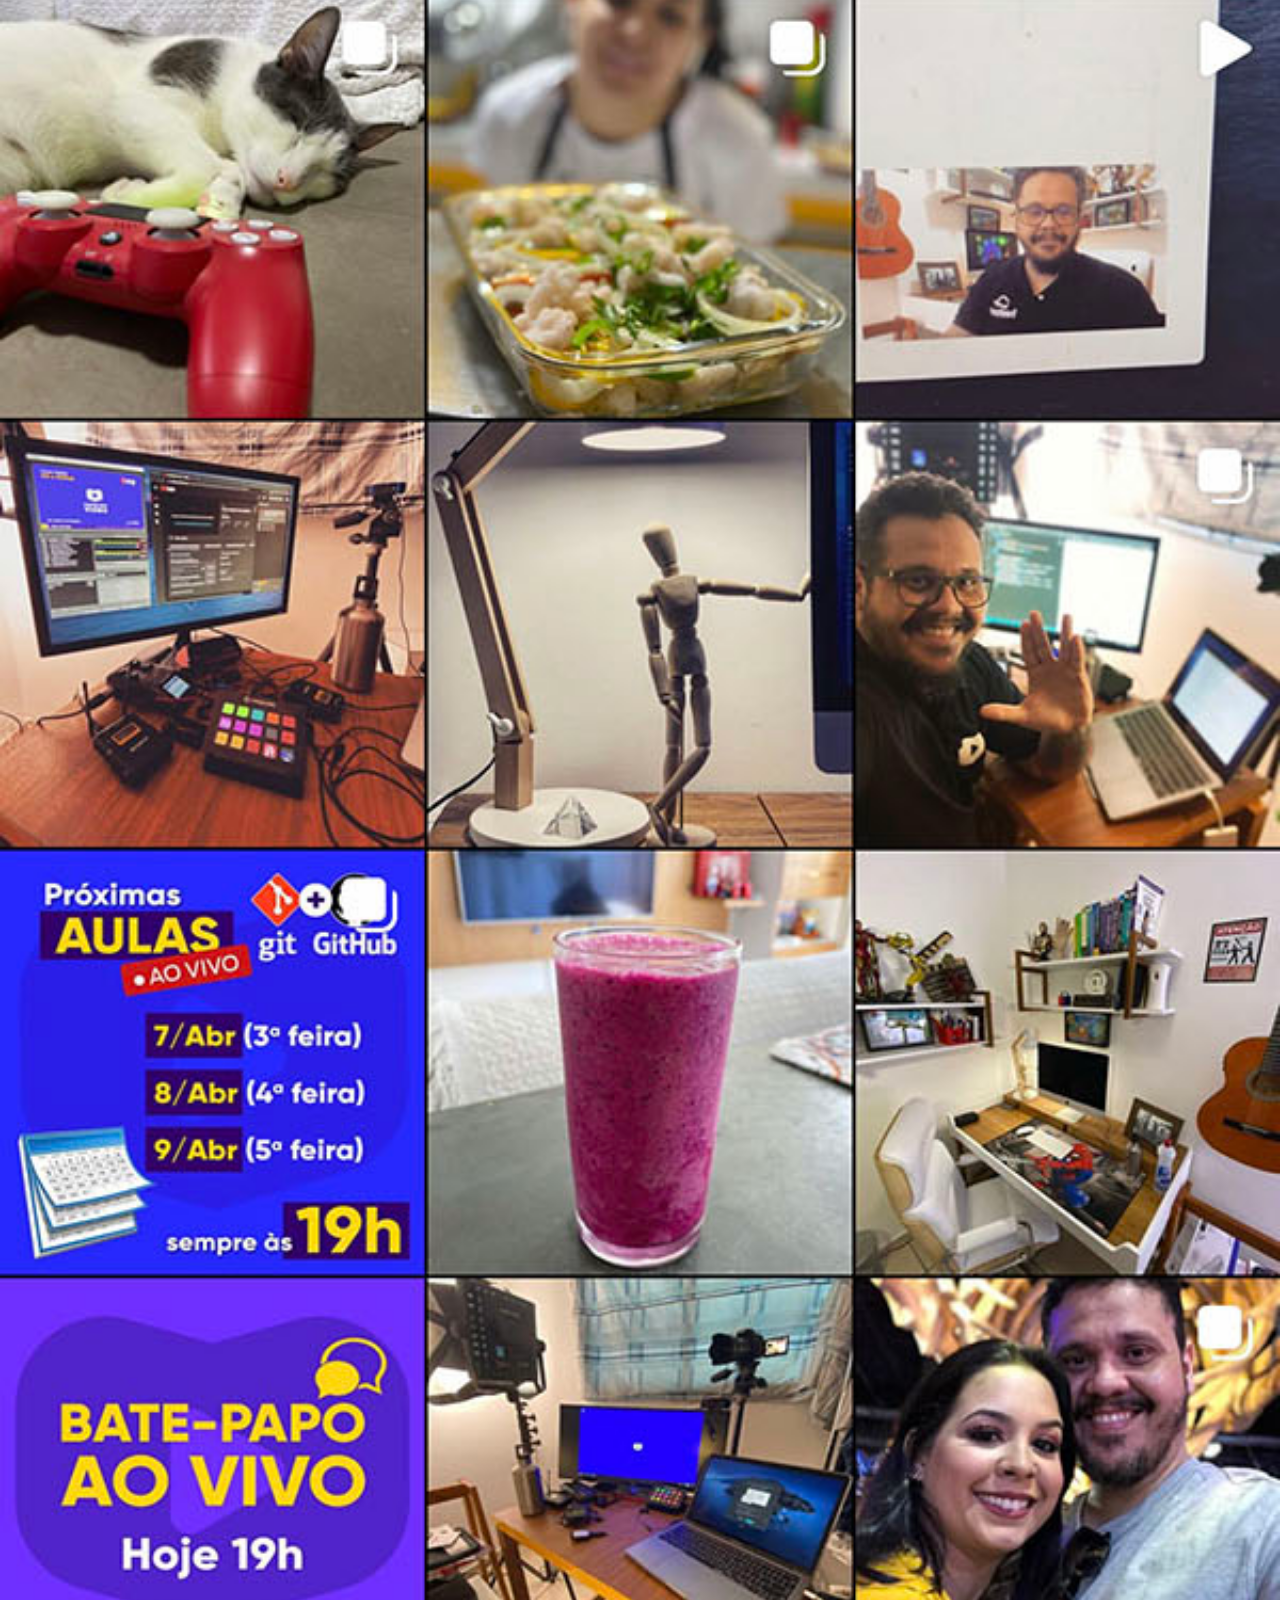
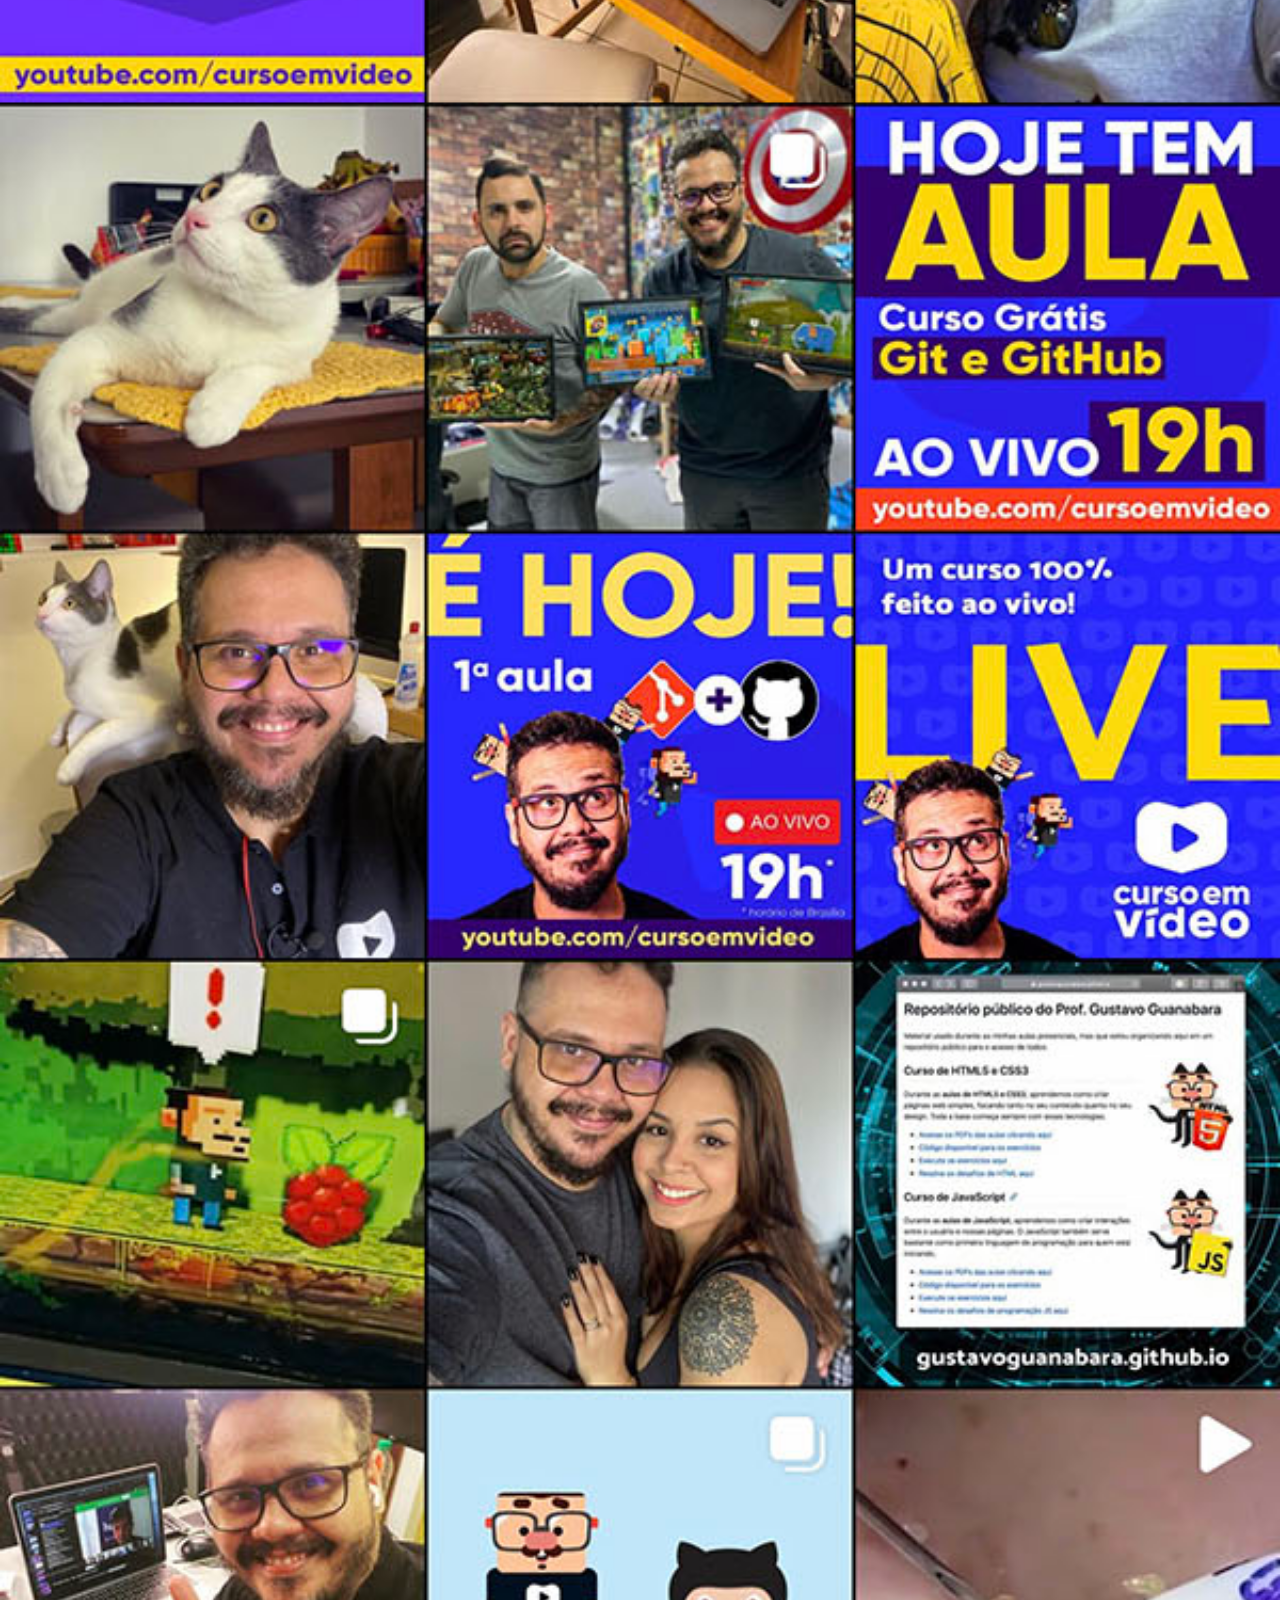
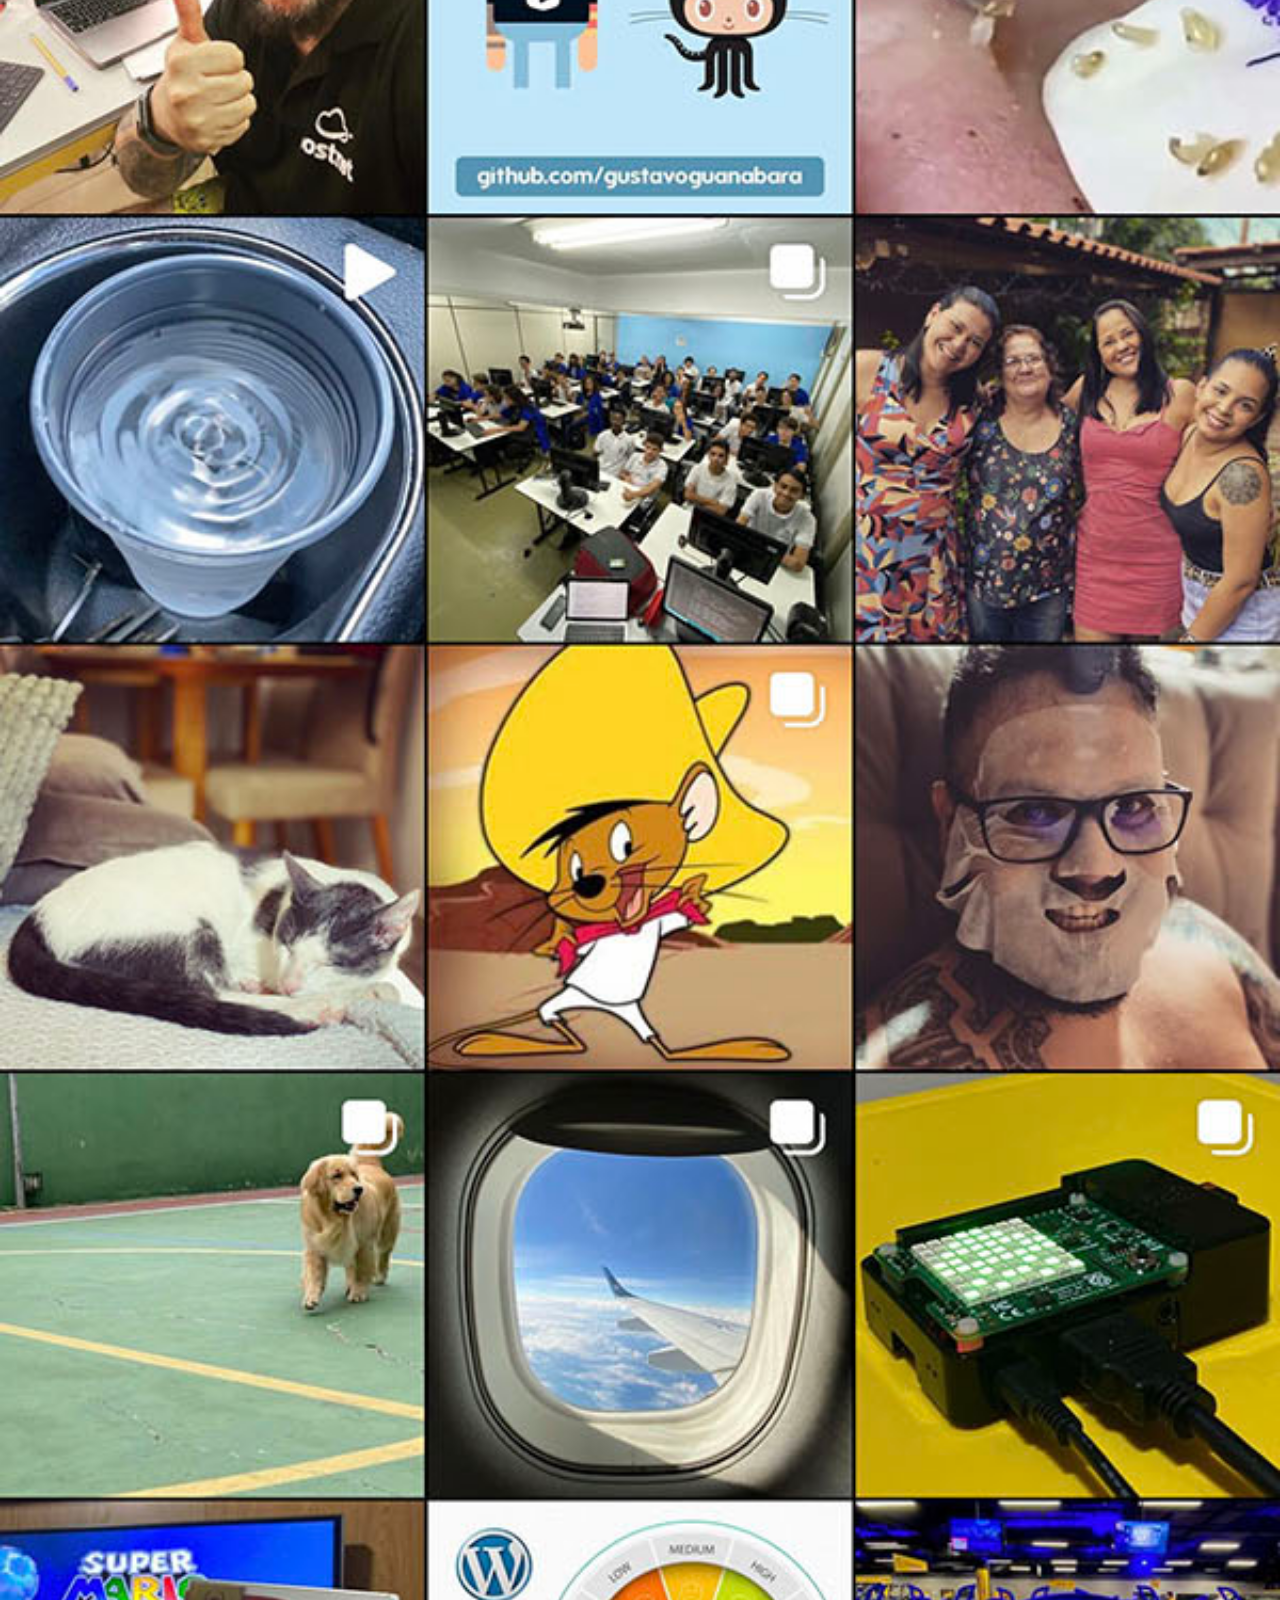
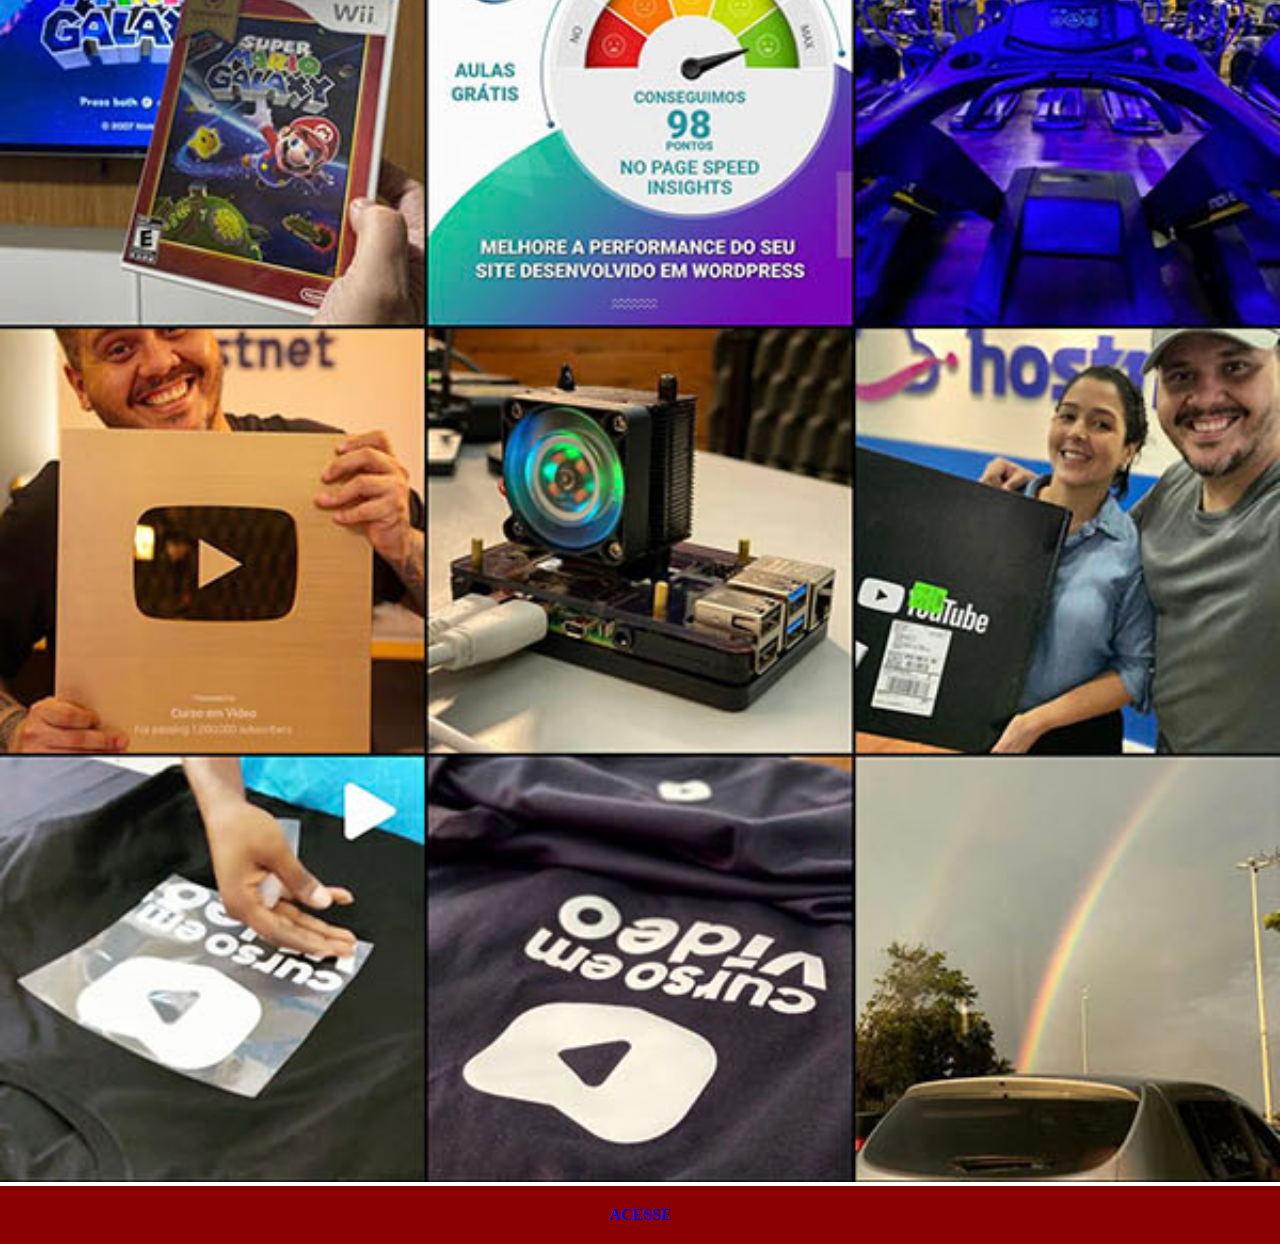
<file: instagram.html>
<!DOCTYPE html>
<html lang="pt-BR">
<head>
    <meta charset="UTF-8">
    <meta http-equiv="X-UA-Compatible" content="IE=edge">
    <meta name="viewport" content="width=device-width, initial-scale=1.0">
    <link rel="stylesheet" href="estilos/social.css">
    <title>GitHub</title>
</head>
<body>
    <img src="pacote-d013/imagens/tela-instagram.jpg" alt="">
    <a href="https://instagram.com/margarid0_/" target="_blank">ACESSE</a>
    
</body>
</html>
</file>
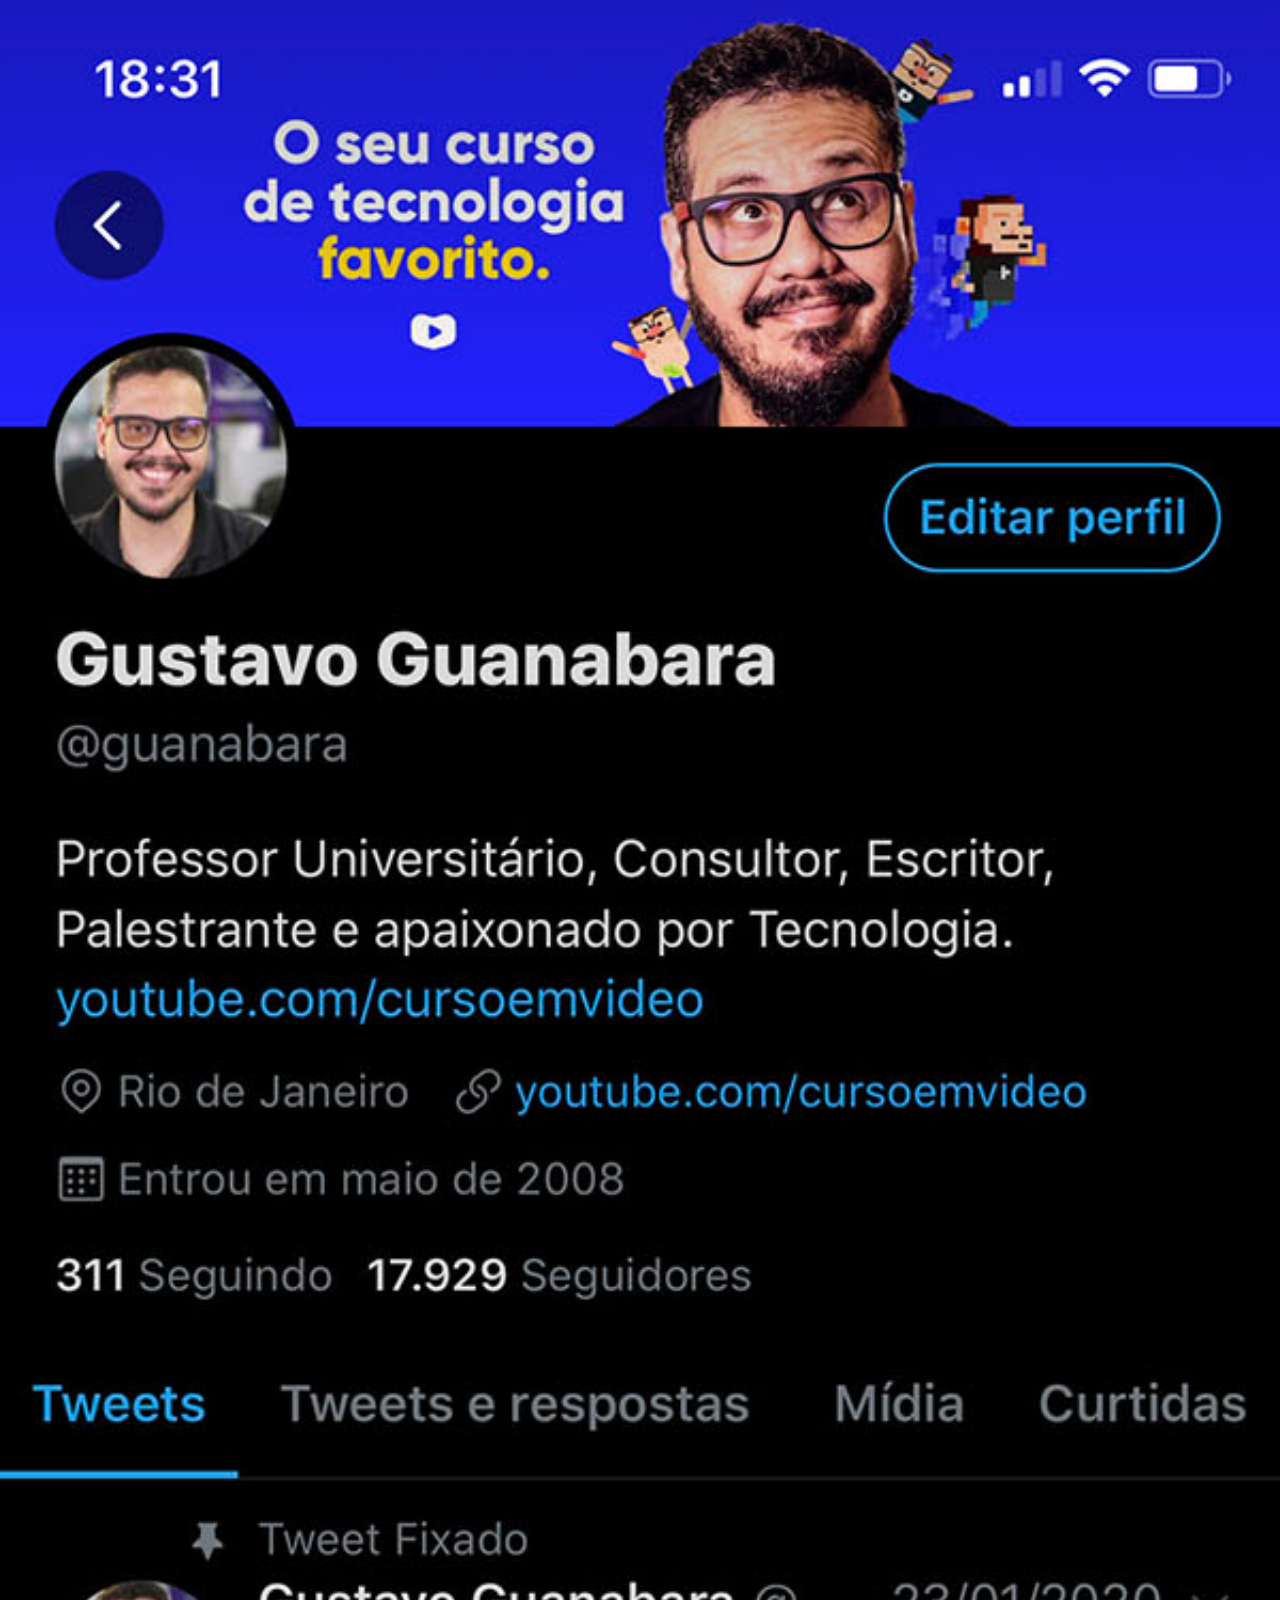
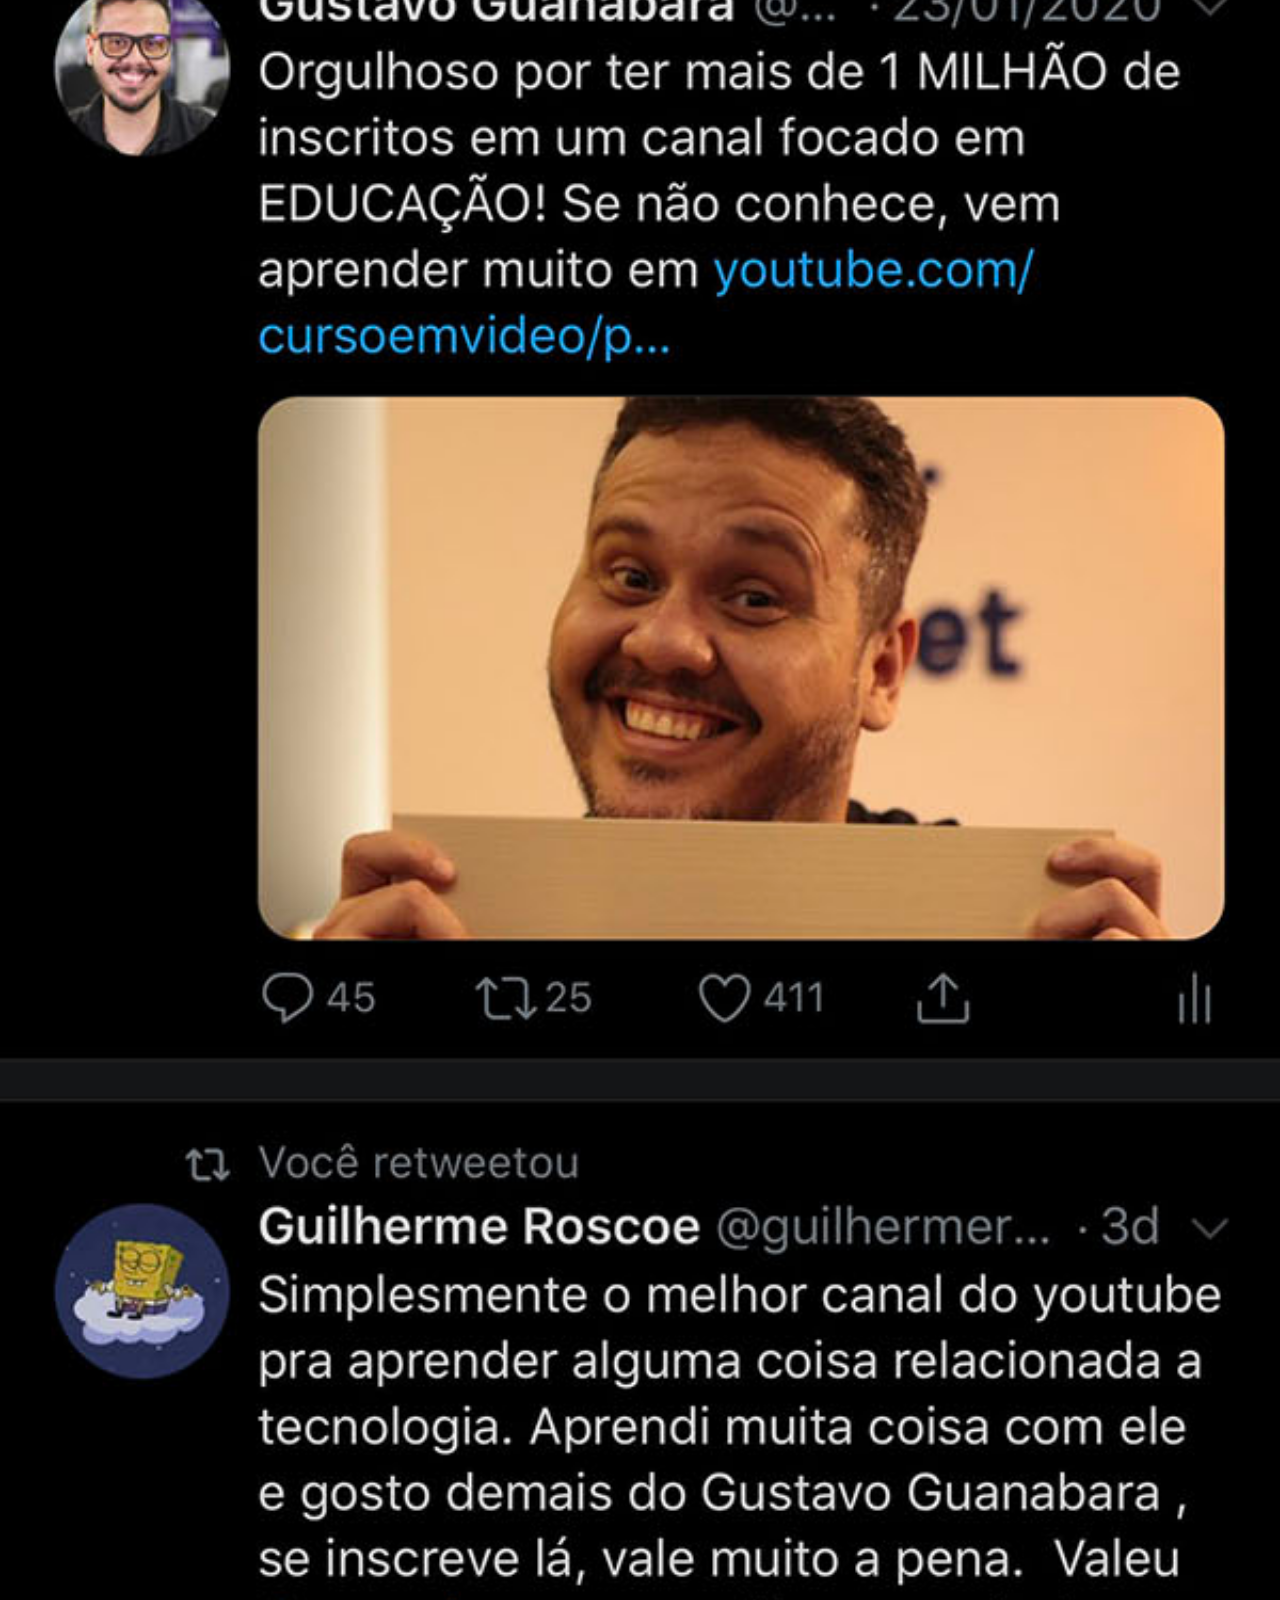
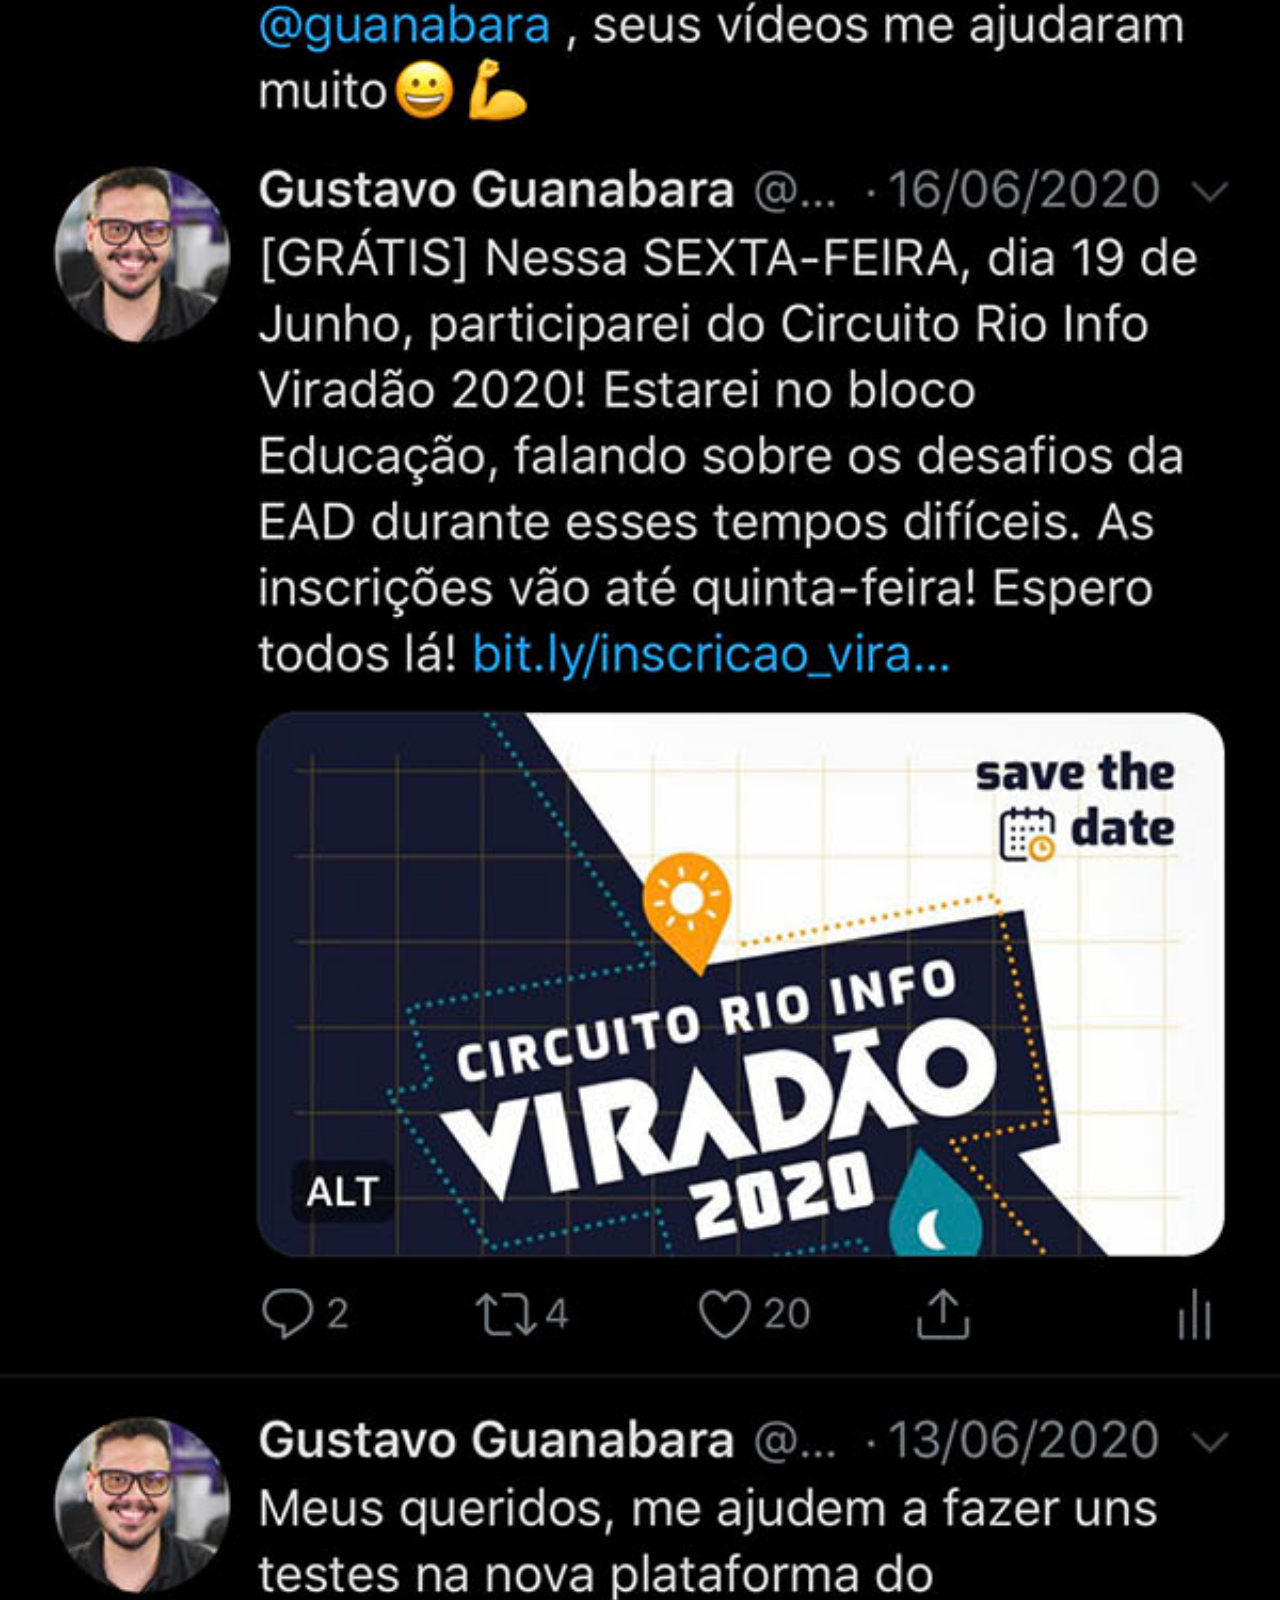
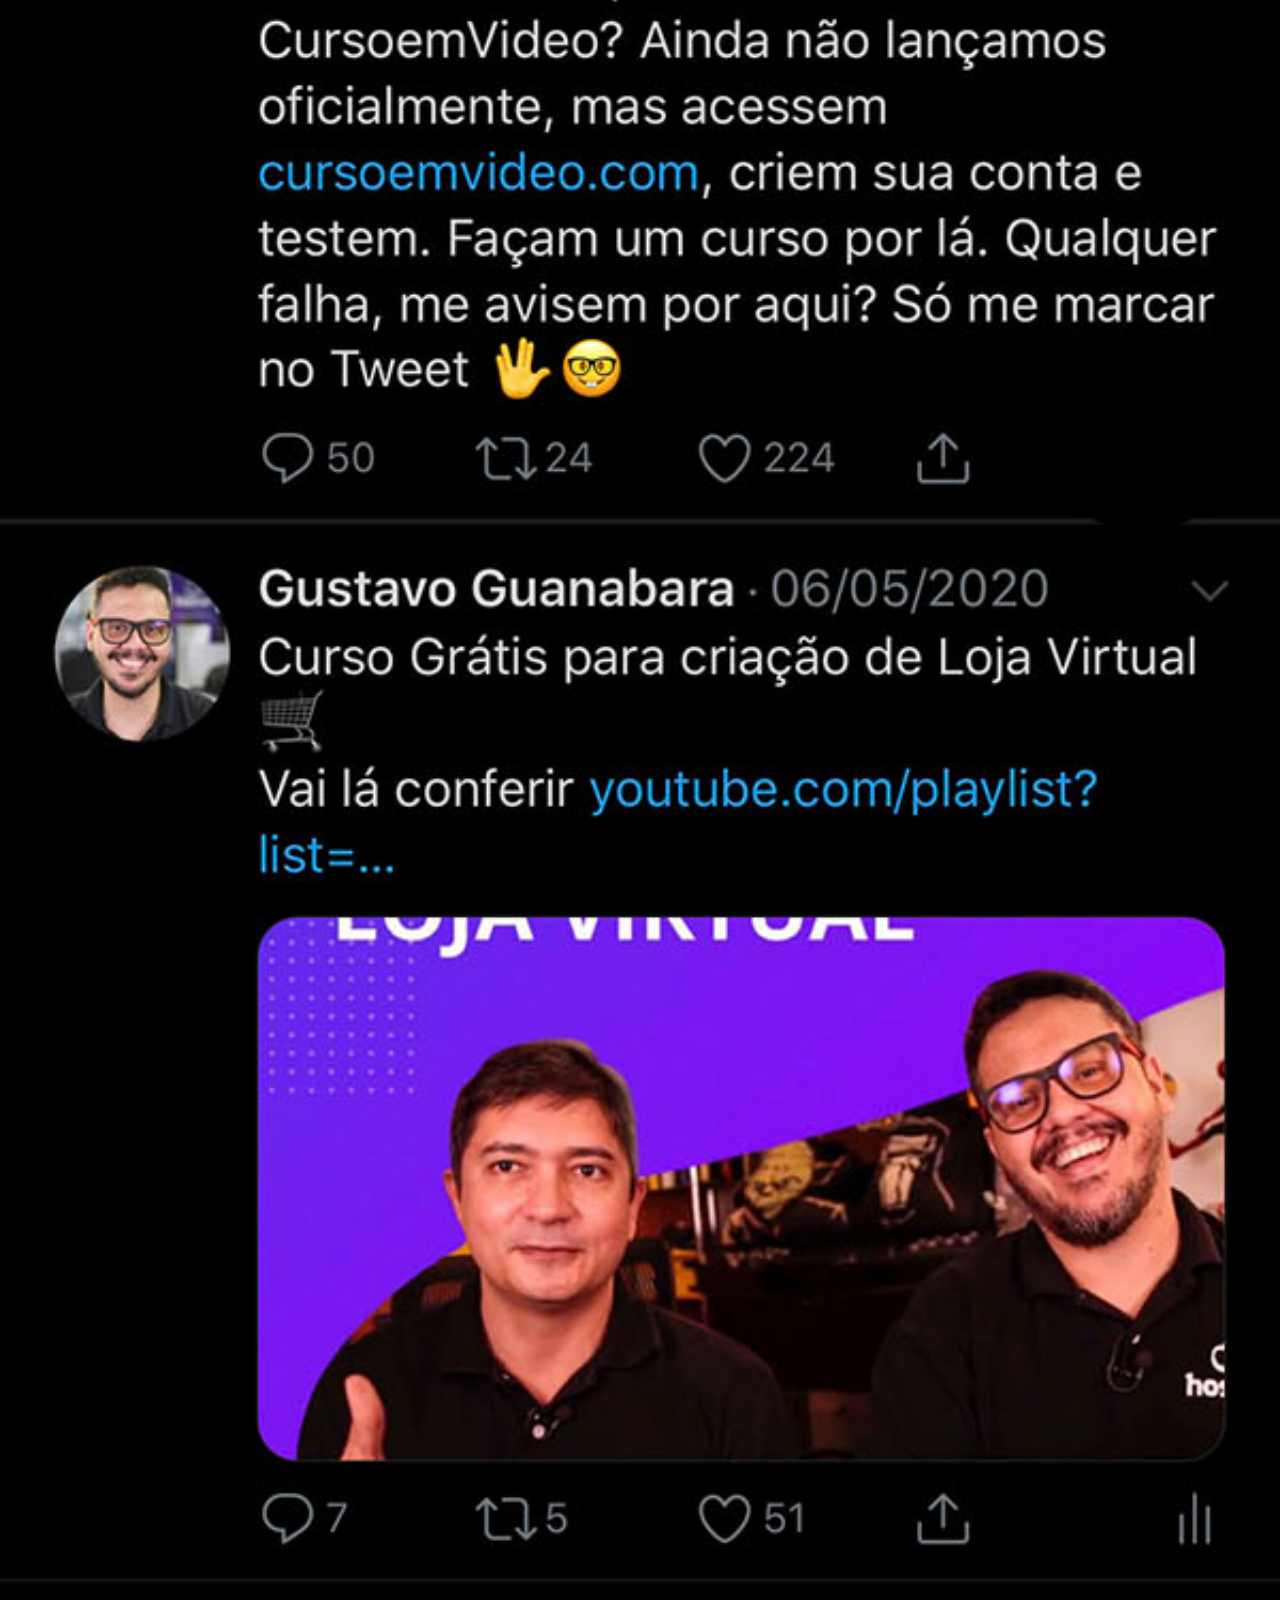
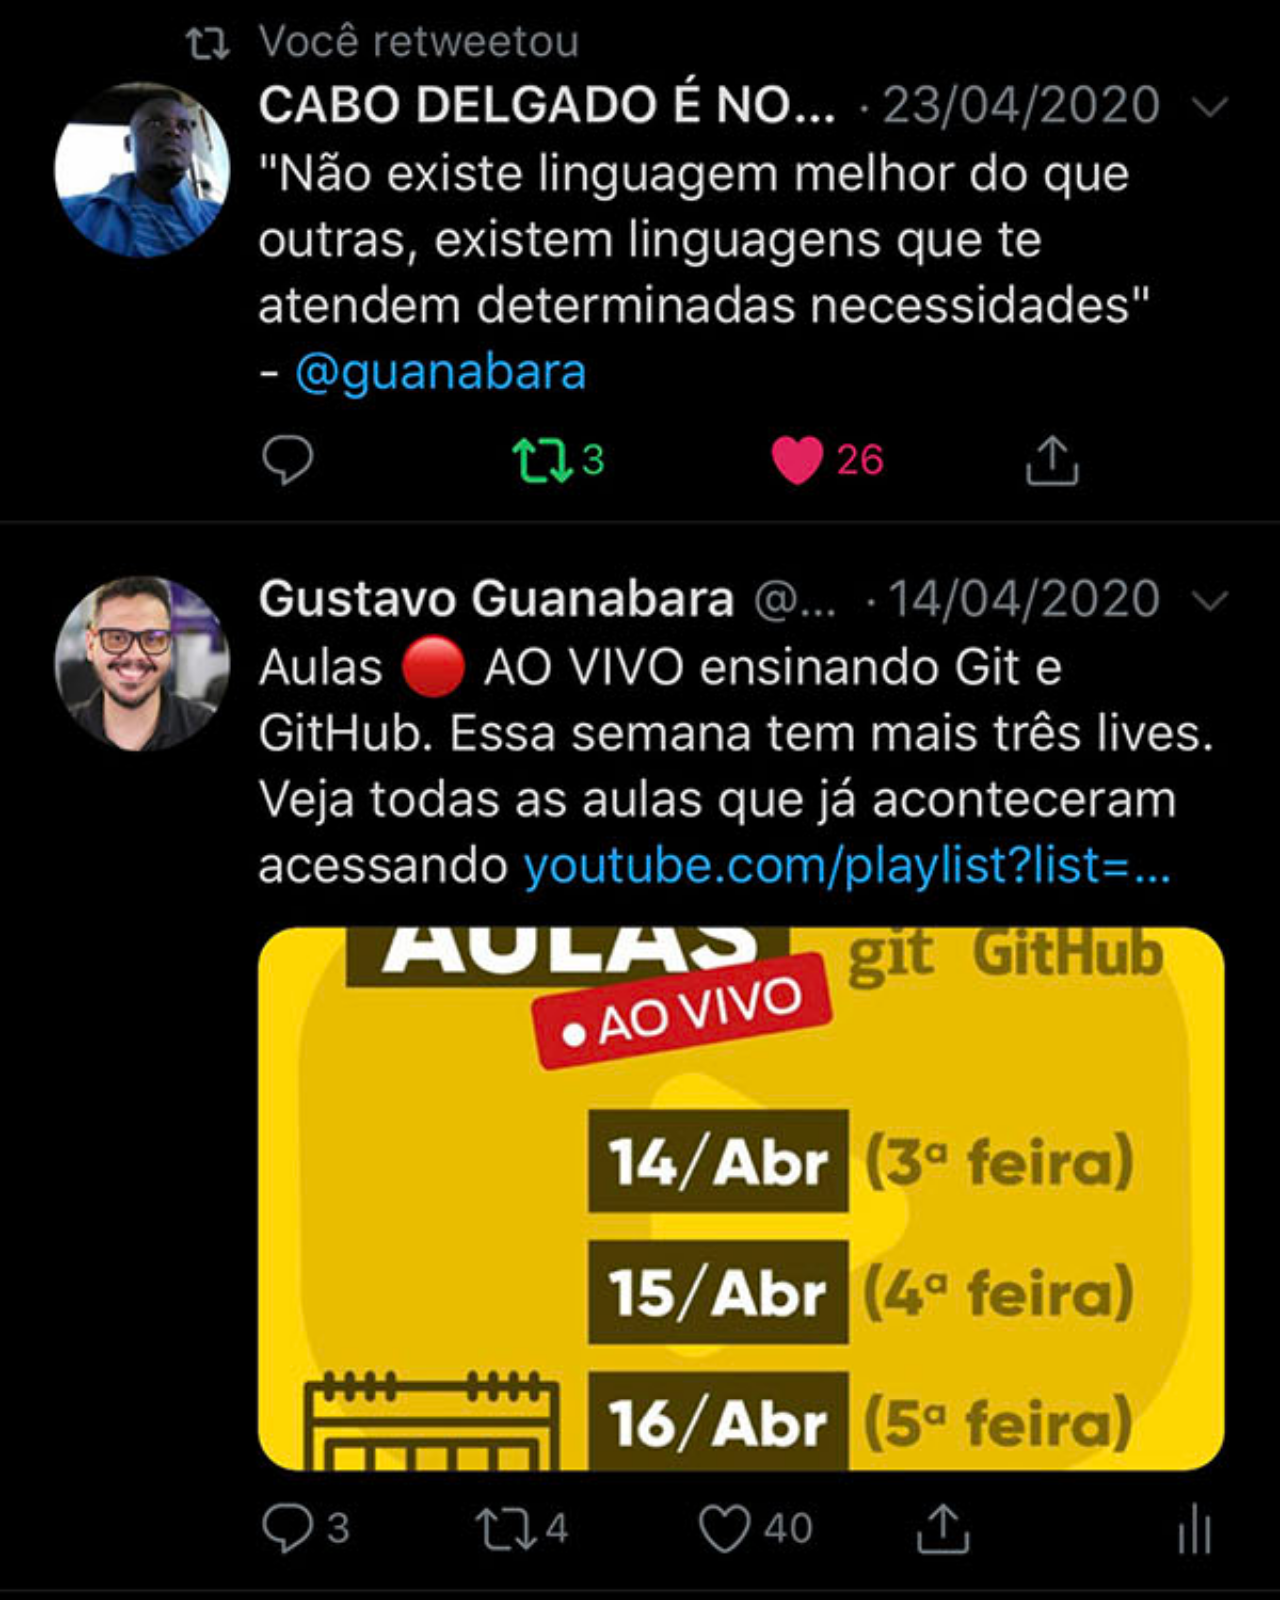
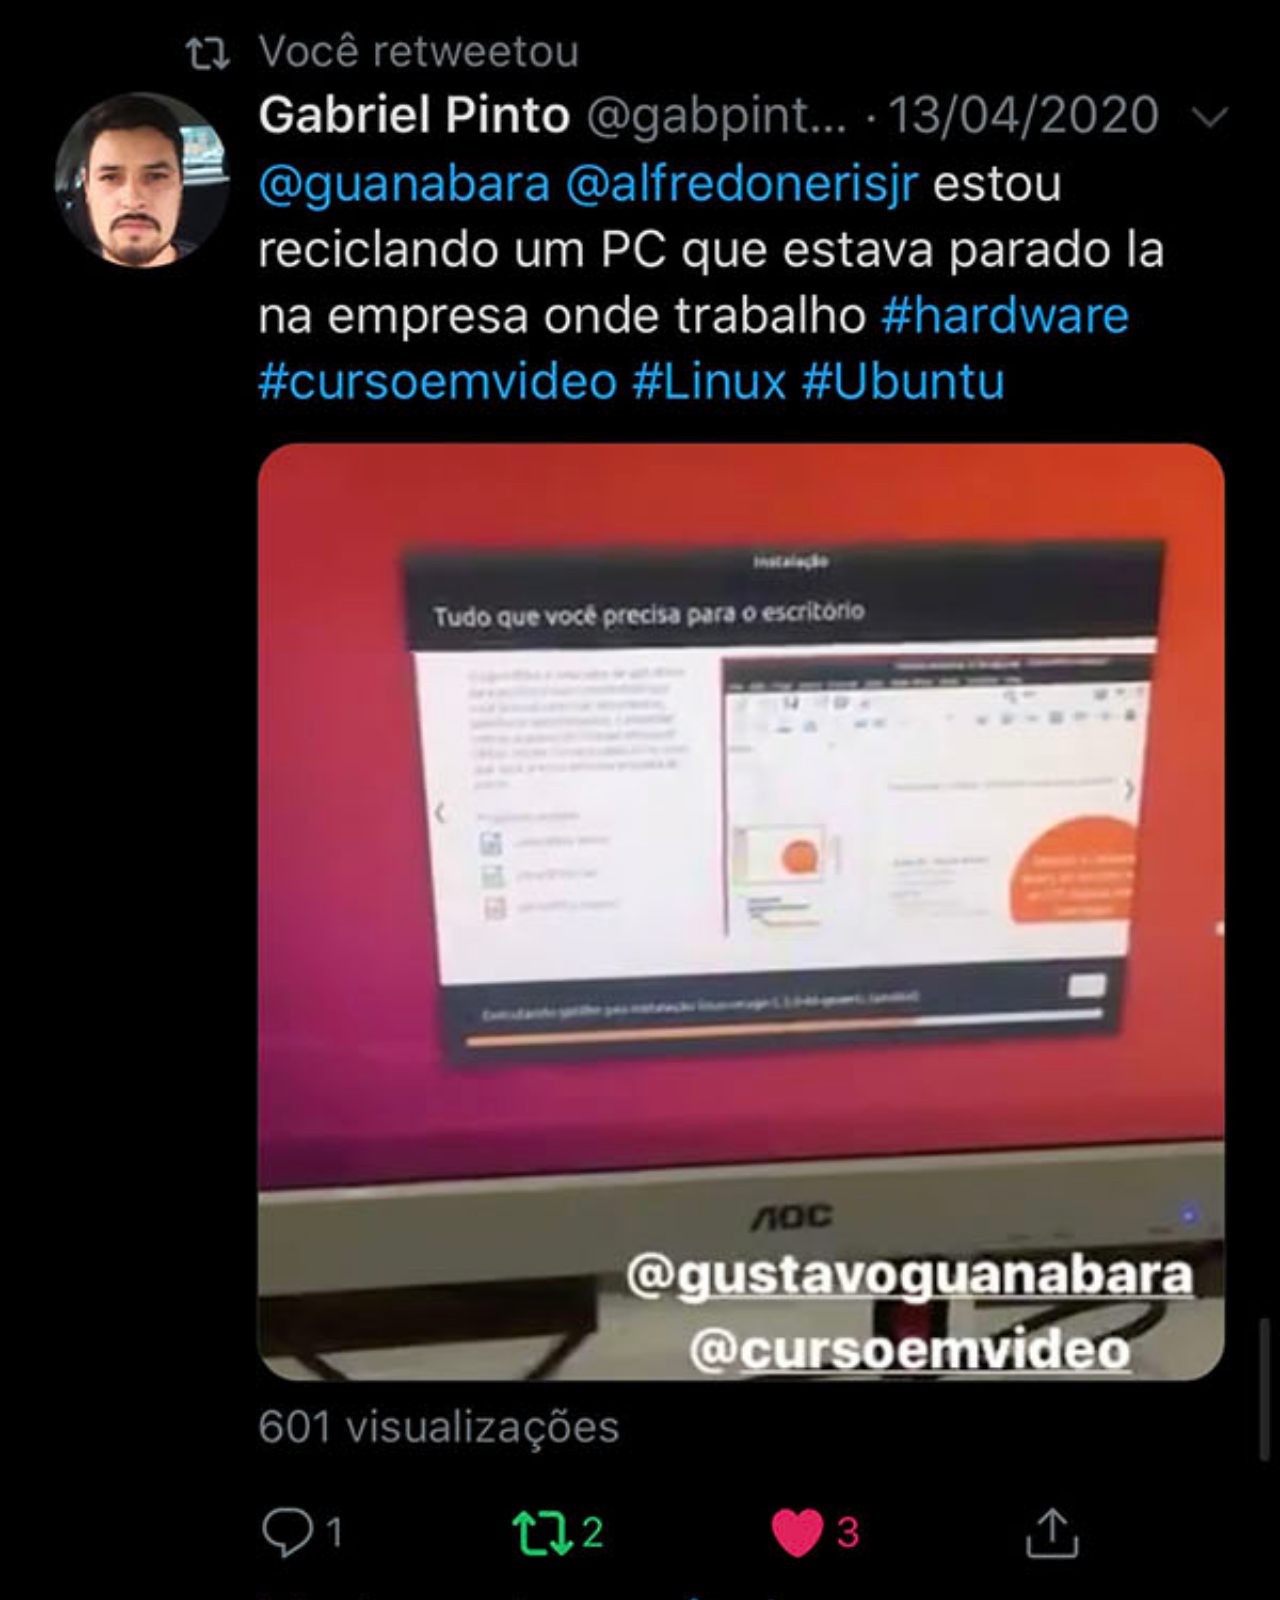
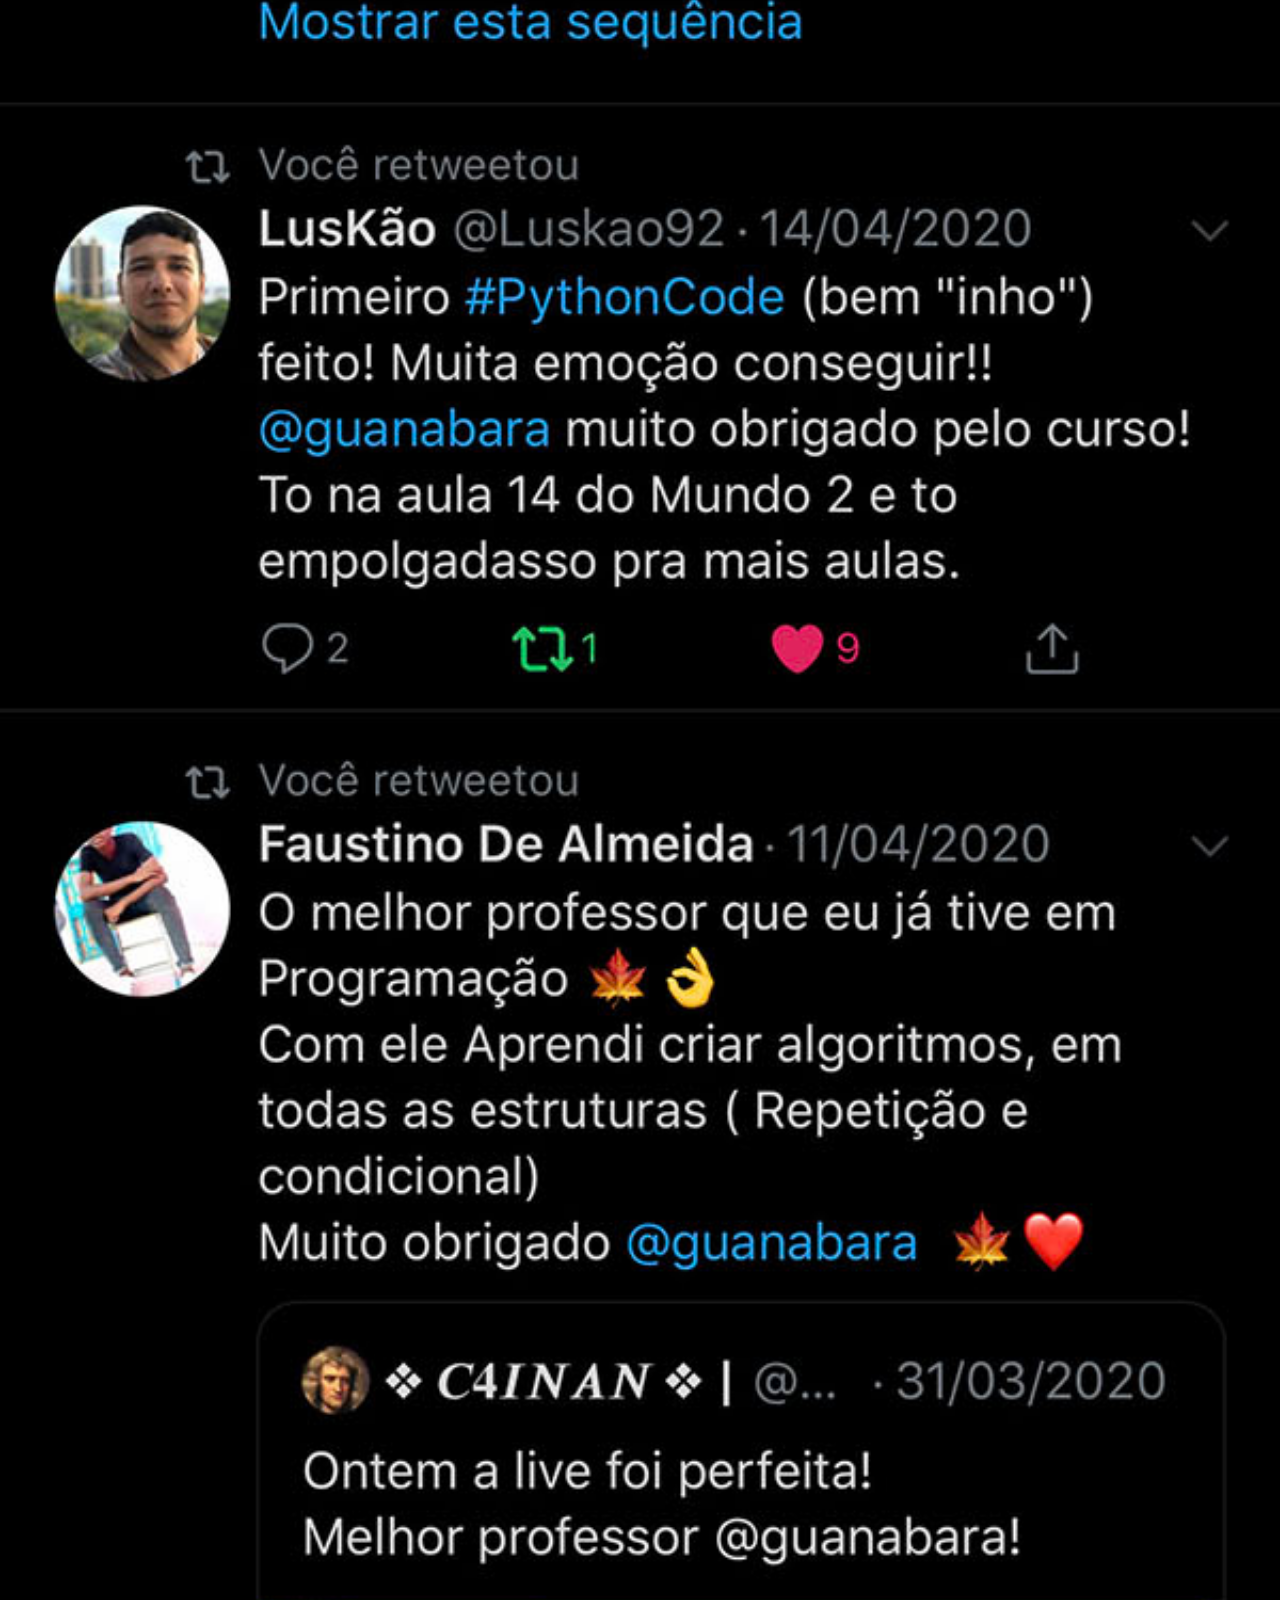
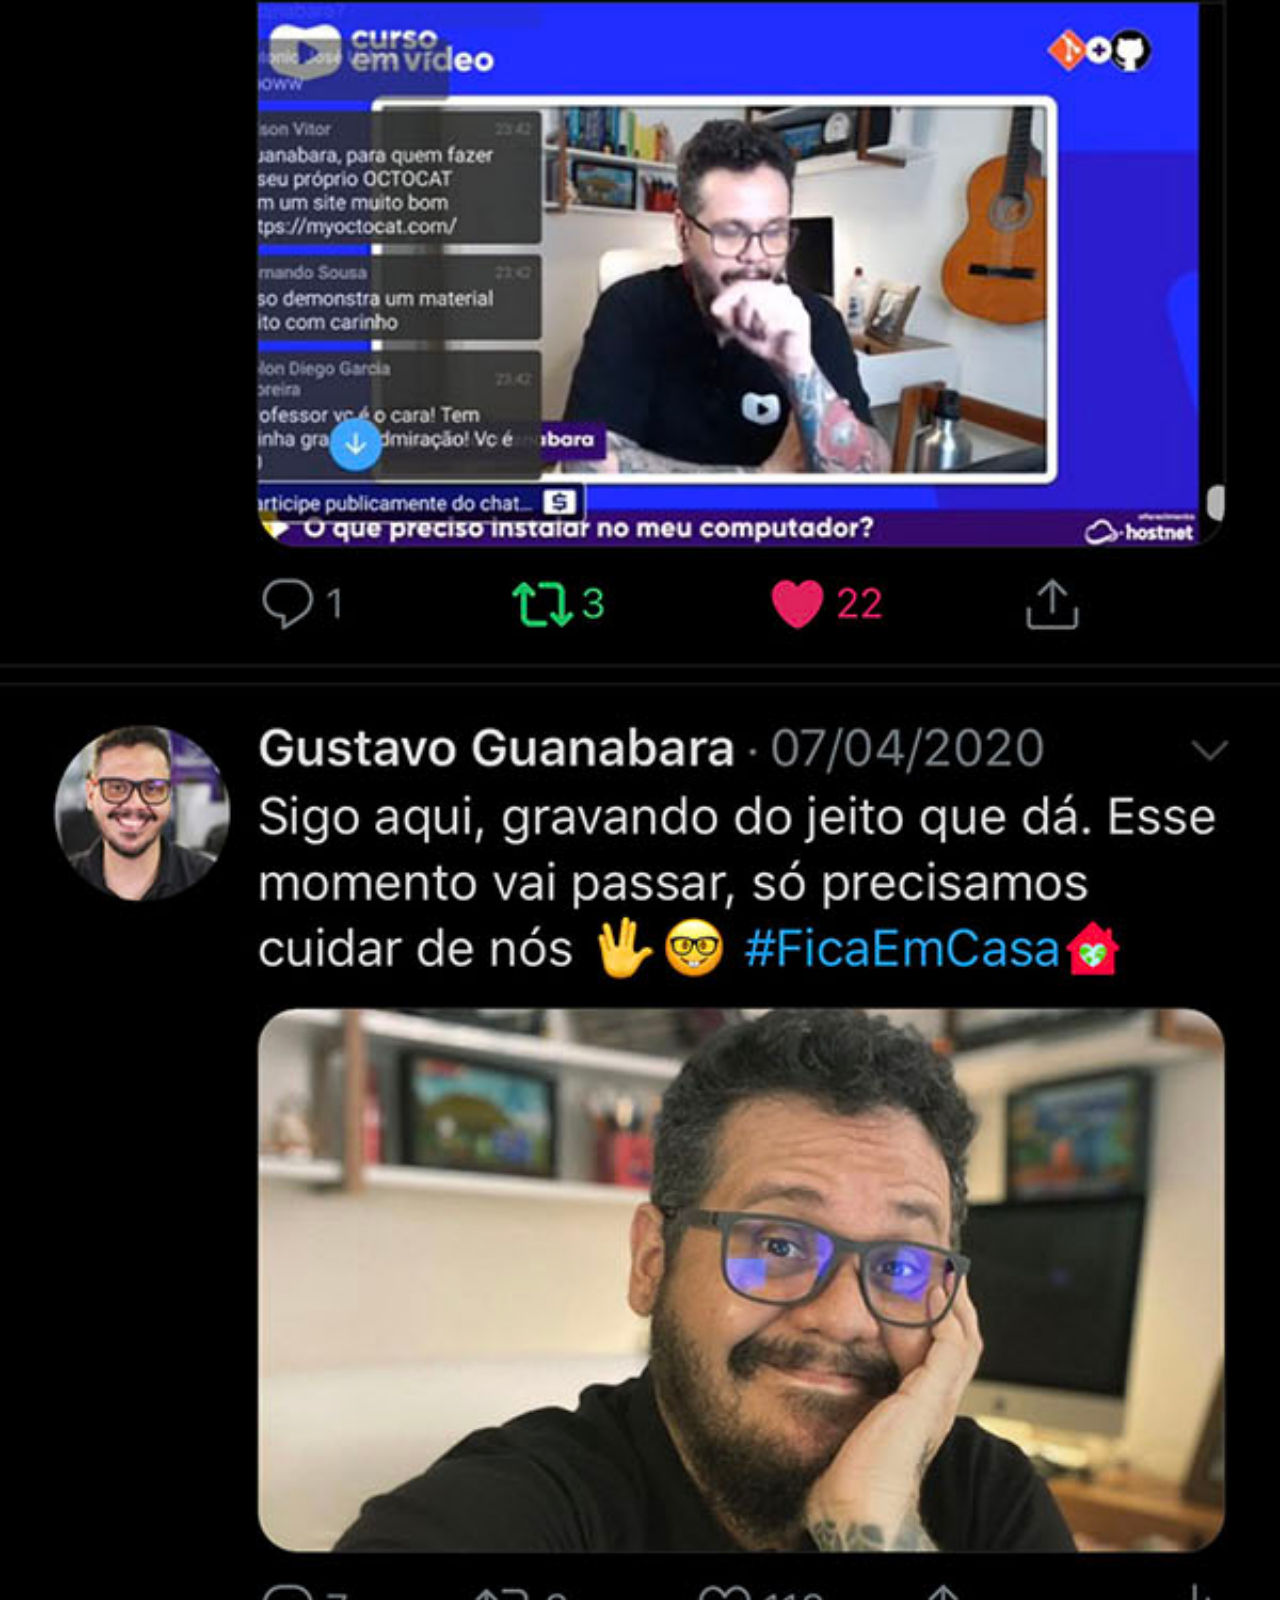
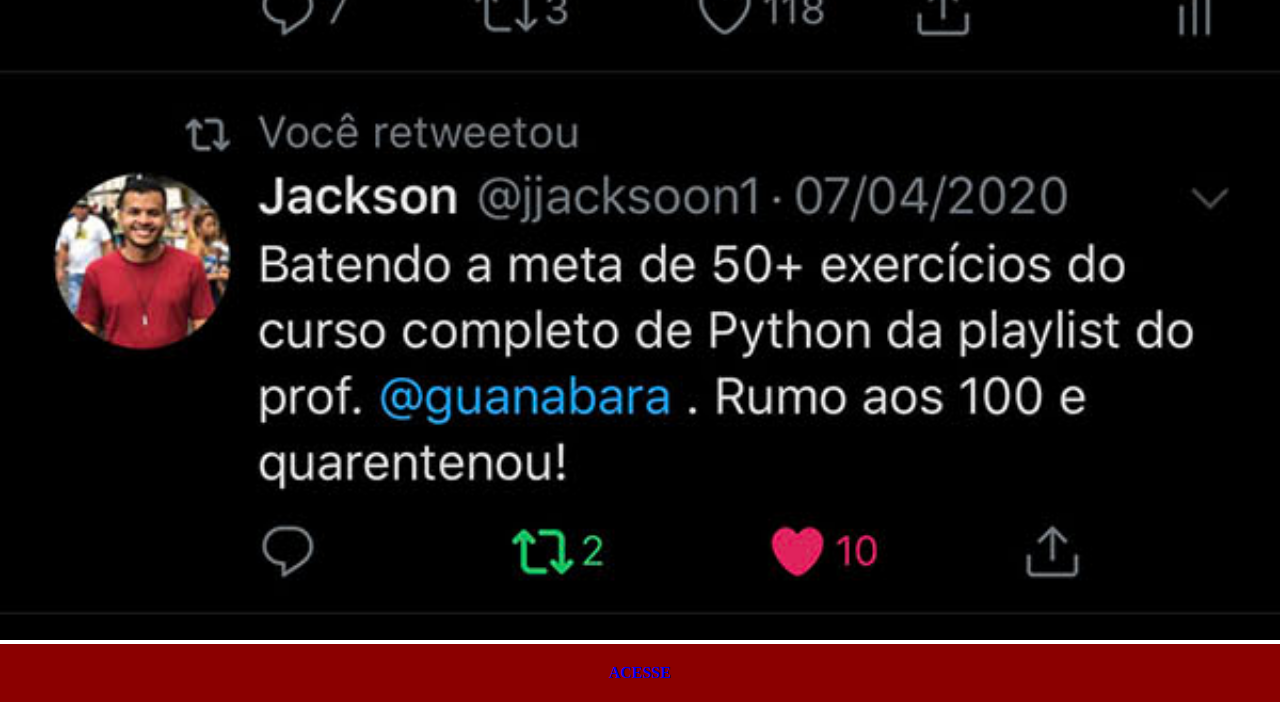
<file: twitter.html>
<!DOCTYPE html>
<html lang="pt-BR">
<head>
    <meta charset="UTF-8">
    <meta http-equiv="X-UA-Compatible" content="IE=edge">
    <meta name="viewport" content="width=device-width, initial-scale=1.0">
    <link rel="stylesheet" href="estilos/social.css">
    <title>GitHub</title>
</head>
<body>
    <img src="pacote-d013/imagens/tela-twitter.jpg" alt="">
    <a href="https://instagram.com/margarid0_/" target="_blank">ACESSE</a>
    
</body>
</html>
</file>
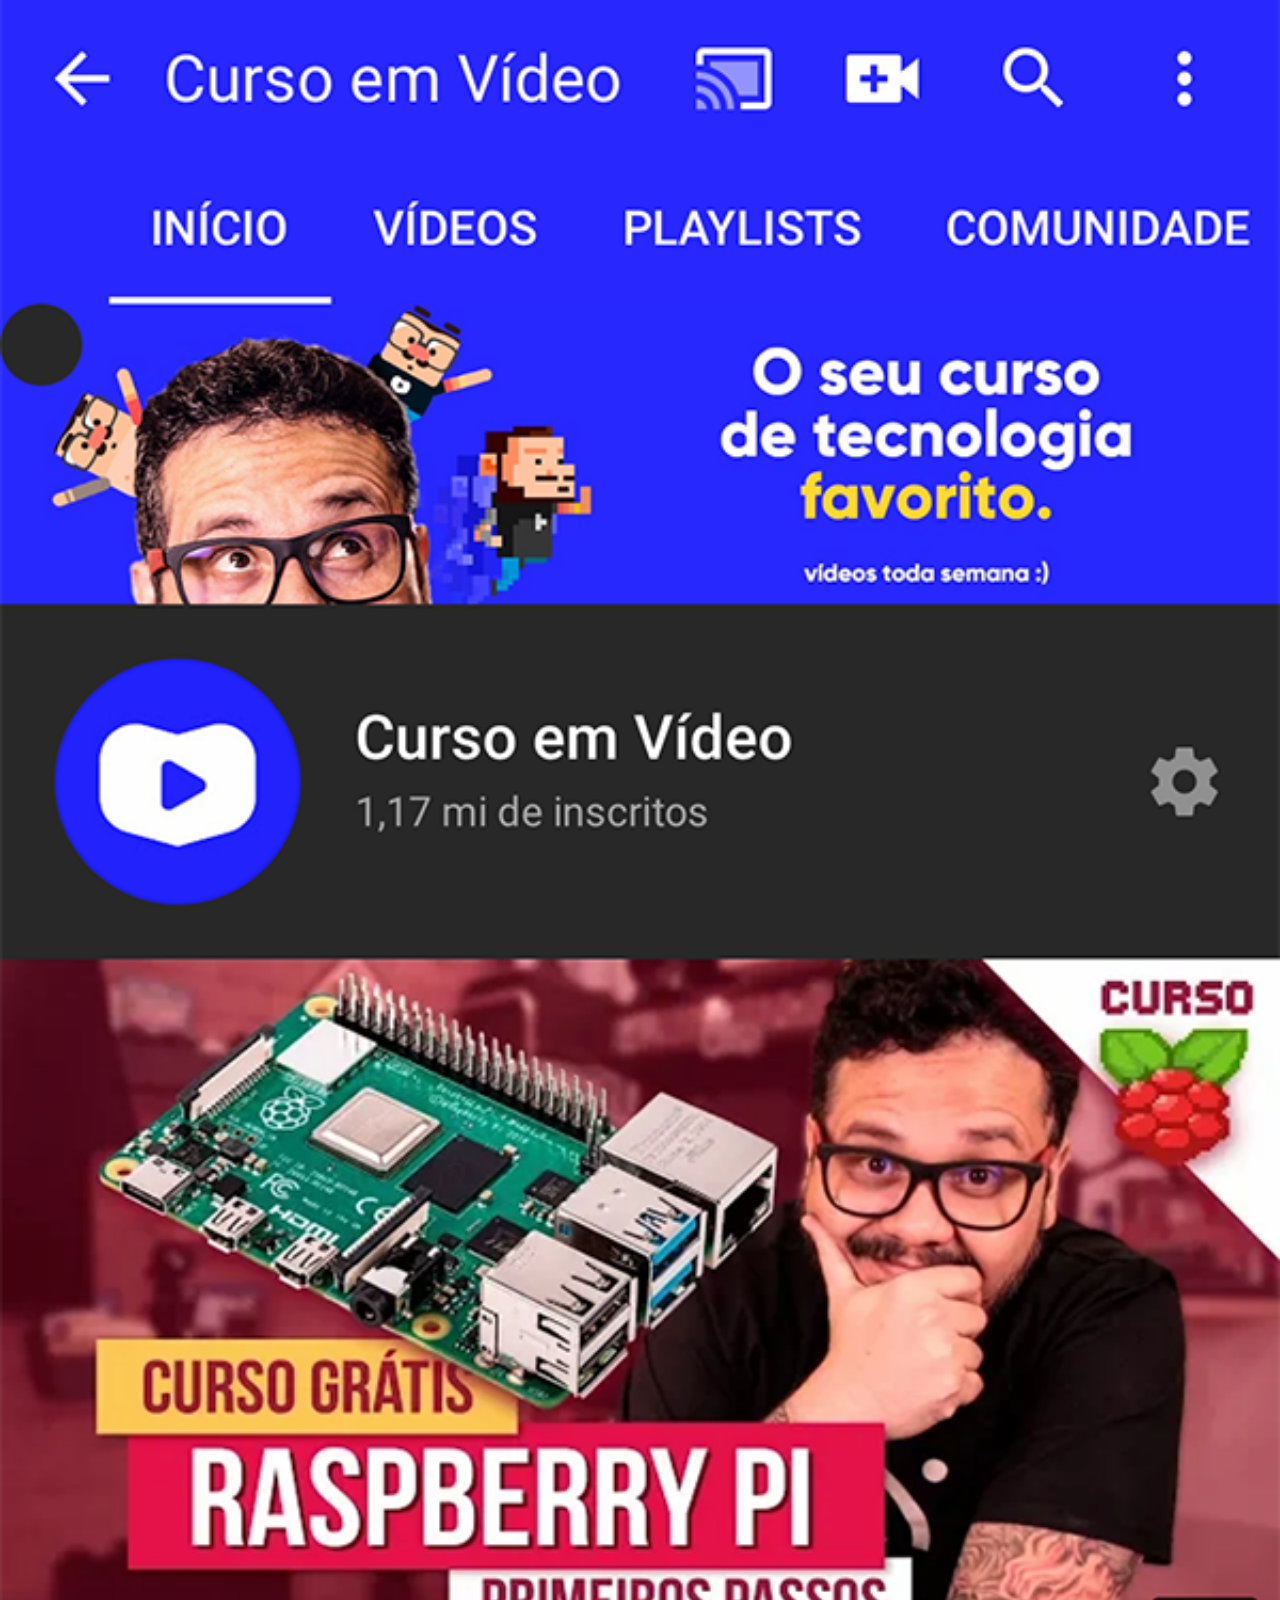
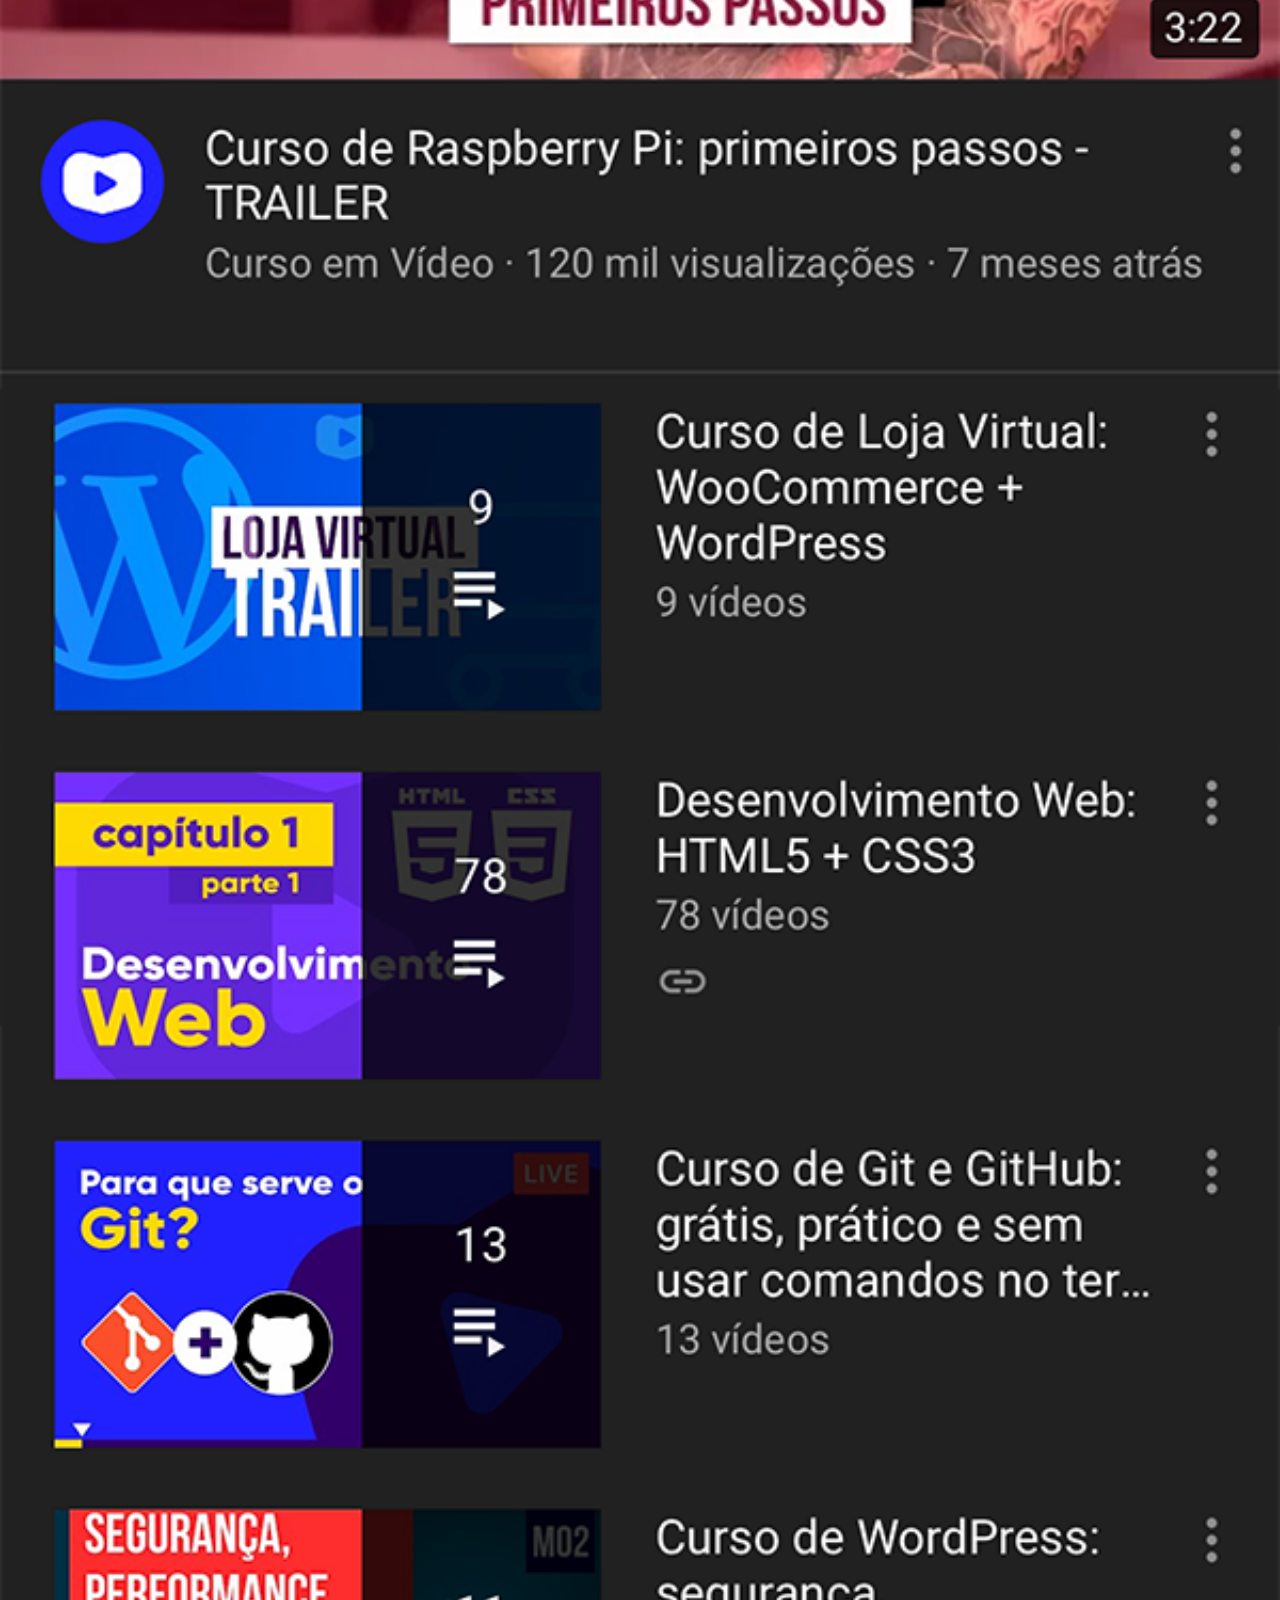
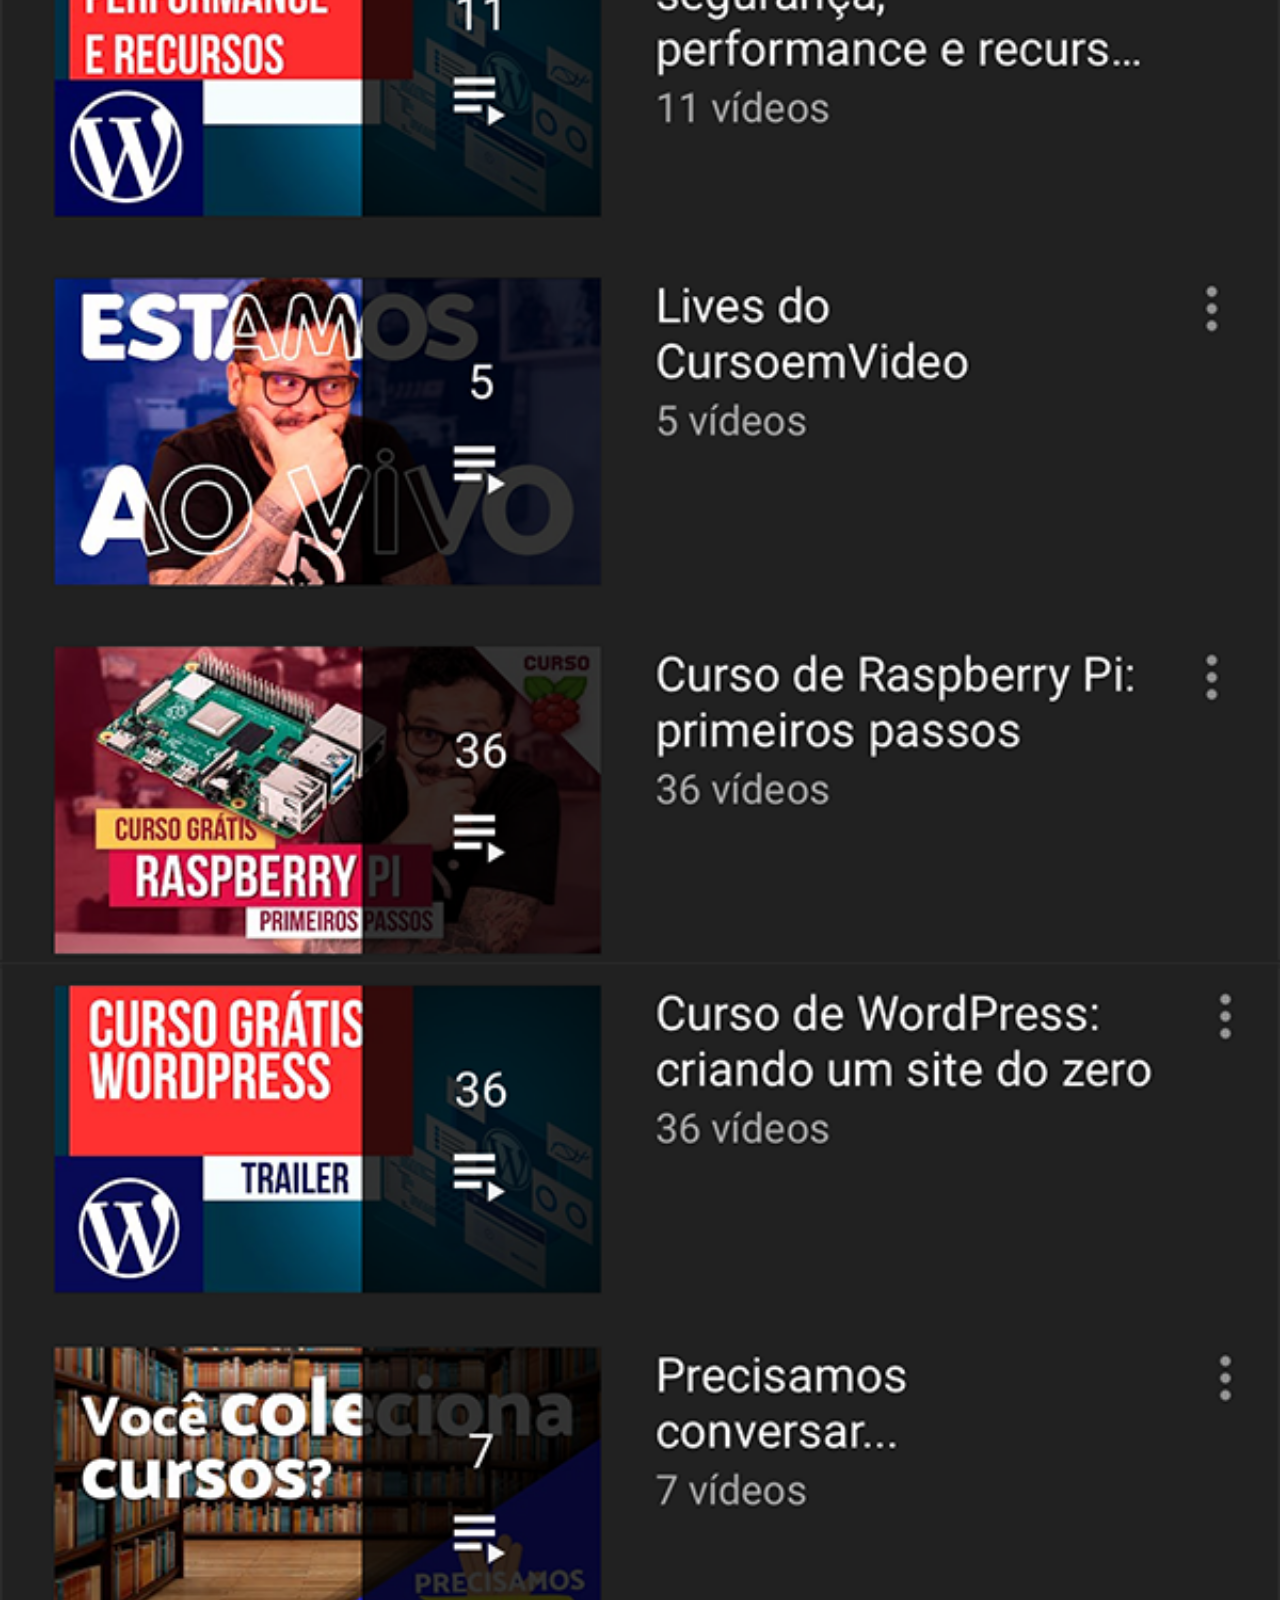
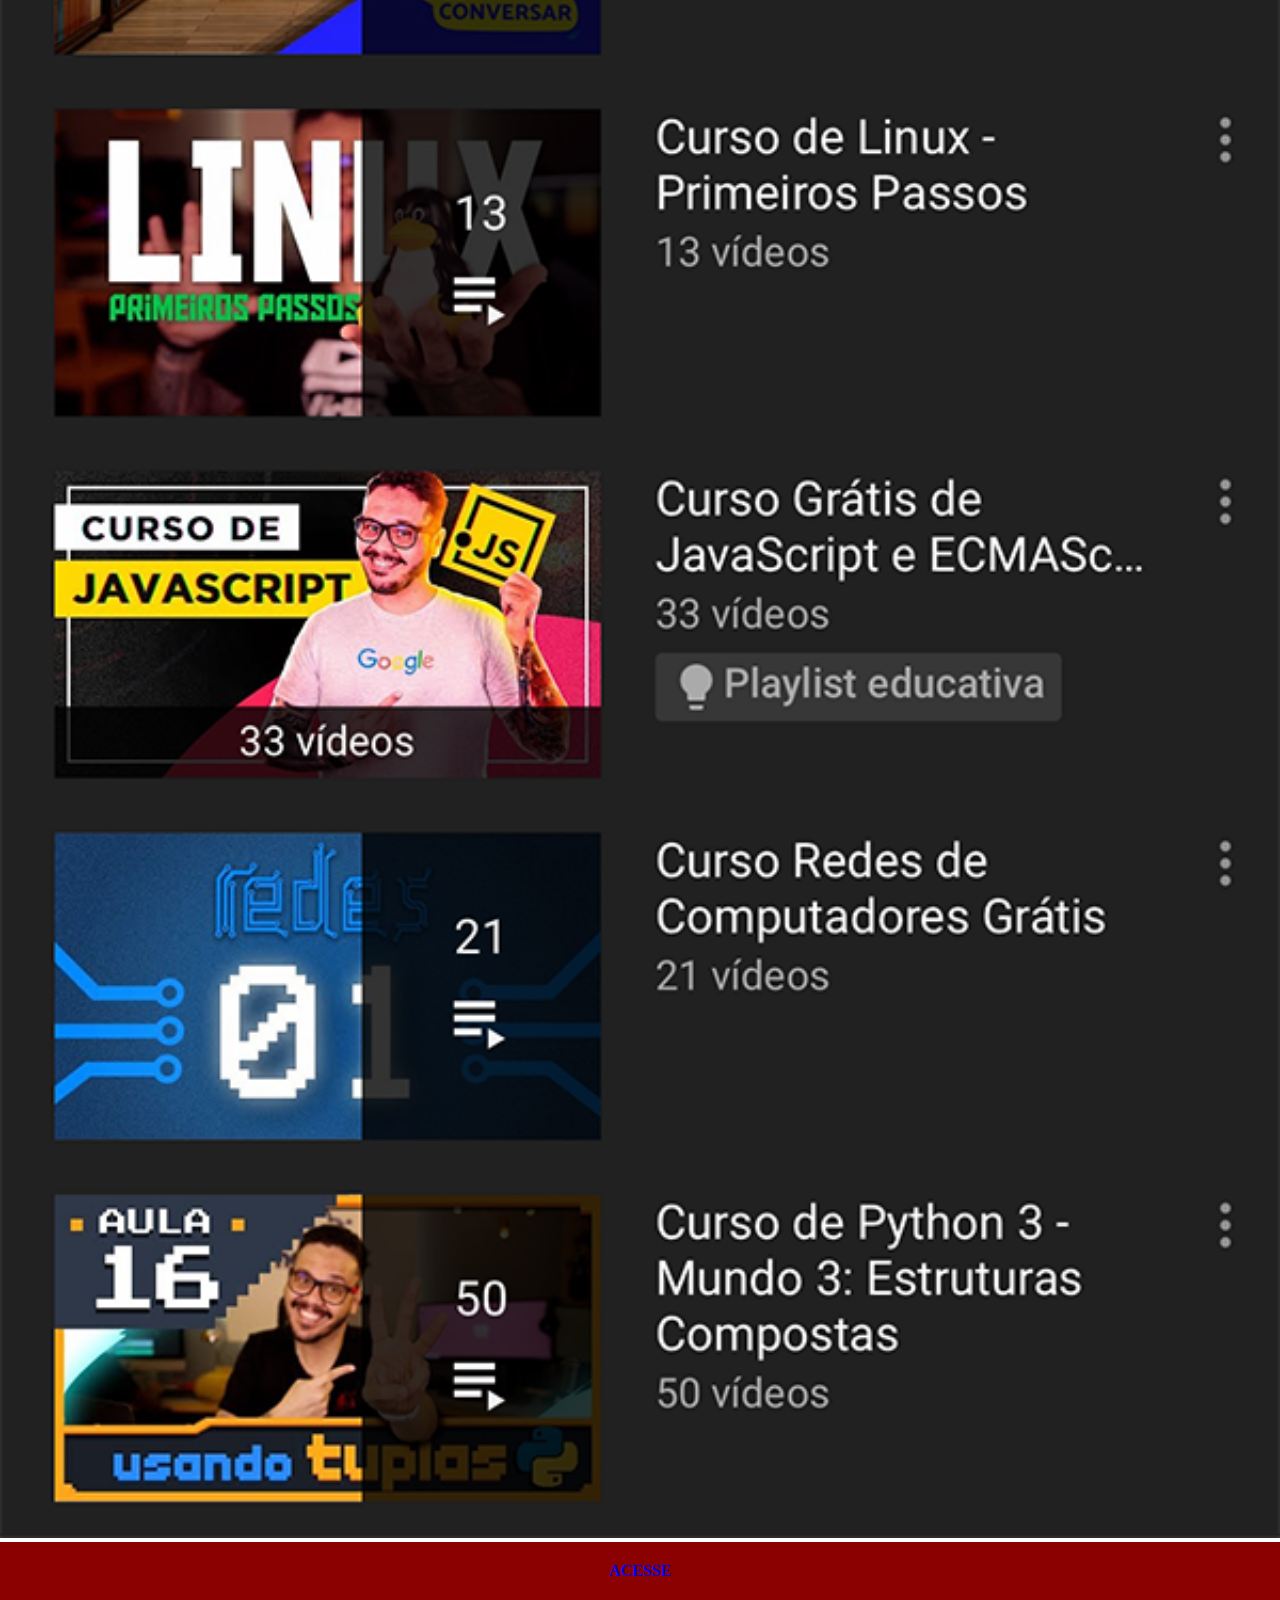
<file: youtube.html>
<!DOCTYPE html>
<html lang="pt-BR">
<head>
    <meta charset="UTF-8">
    <meta http-equiv="X-UA-Compatible" content="IE=edge">
    <meta name="viewport" content="width=device-width, initial-scale=1.0">
    <link rel="stylesheet" href="estilos/social.css">
    <title>YouTube</title>
   
</head>
<body>
    <img src="pacote-d013/imagens/tela-youtube.png" alt="">
    <a href="https://www.youtube.com/c/CursoemV%C3%ADdeo" target="_blank">ACESSE</a>
</body>
</html>
</file>
<file: estilos/style.css>
@charset "UTF-8";

* {
    margin: 0px;
    padding: 0px;
    font-family: Arial, Helvetica, sans-serif;
    box-sizing: border-box;
}

html, body {
    height: 100vh;
    width: 100vw;
    background-color: black;
}

body {
    background: url(../pacote-d013/imagens/fundo-madeira.jpg) no-repeat top center;
    background-size: cover;
}

main {
    height: 100vh;
    position: relative;
}

#telefone {
    height: 627px;
    width: 311px;
    background-image: url(../pacote-d013/imagens/frame-iphone.png);
    position: absolute;
    background-repeat: no-repeat;
    top: 50%;
    left: 50%;
    transform: translate(-50%, -50%);
}

#tela {
    position: relative;
    top: 80px;
    left: 22px;
    width: 267px;
    height: 471px;
}

#redes-sociais > a > img{
    width: 50px;
    margin: 10px;
    border-radius: 50%;
    box-shadow: 2px 2px 5px rgba(0, 0, 0, 0.411);
    box-sizing: border-box;

}

section {
    display: flex;
    flex-direction: column;
}

#redes-sociais img:hover {
    border: 2px solid rgba(255, 255, 255, 0.521);
    box-shadow: 5px 5px 10px rgba(0, 0, 0, 0.5);
    transform: translate(-3px, -3px);
    transition: transform .3s;
}
</file>
<file: estilos/social.css>
@charset "UTF-8";

* {
    margin: 0px;
    padding: 0px;
}

::-webkit-scrollbar {
    width: 0;
    height: 0;
}

img {
    width: 100%;
}

a {
    display: block;
    background-color: darkred;
    padding: 20px;
    text-align: center;
    font-weight: bolder;
    text-decoration: none;
}
</file>
